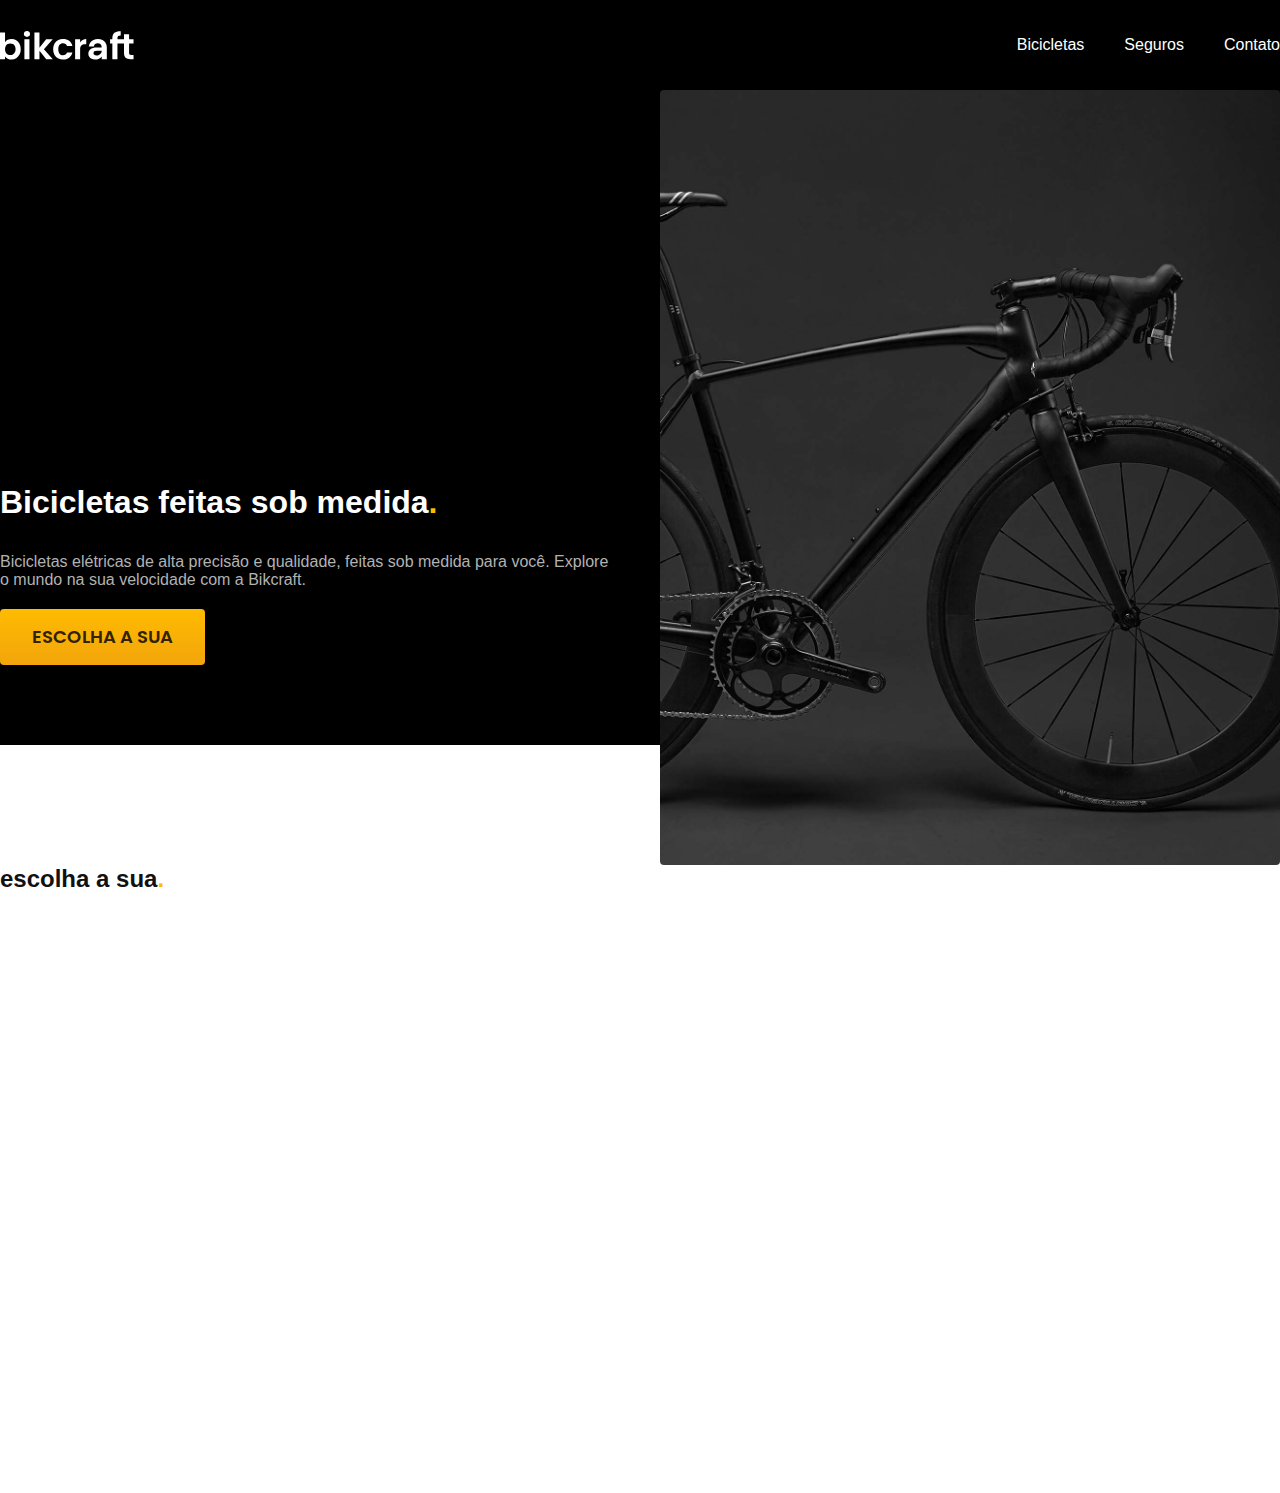
<file: index.html>
<!DOCTYPE html>
<html lang="pt-br">

<head>
   <meta charset="UTF-8">
   <meta name="viewport" content="width=device-width, initial-scale=1.0">
   <title>Bikcraft - Bicicletas Elétricas</title>
   <meta name="description"
      content="Bicicletas elétricas de alta precisão e qualidade, feitas sob medida para você. Explore o mundo na sua velocidade com a Bikcraft.">

   <link rel="stylesheet" href="css/style.css">

   <link rel="preconnect" href="https://fonts.googleapis.com">
   <link rel="preconnect" href="https://fonts.gstatic.com" crossorigin>
   <link href="https://fonts.googleapis.com/css2?family=Poppins:wght@400;600&family=Roboto:wght@400;500&display=swap"
      rel="stylesheet">
</head>

<body>
   <header class="header-bg">
      <div class="header">
         <a href="./">
            <img src="img/bikcraft.svg" alt="Bikcraft">
         </a>

         <nav aria-label="primaria">
            <ul class="header-menu cor-0">
               <li><a href="bicicletas.html">Bicicletas</a></li>
               <li><a href="seguros.html">Seguros</a></li>
               <li><a href="contato.html">Contato</a></li>
            </ul>
         </nav>
      </div>
   </header>

   <main class="introducao-bg">
      <div class="introducao">
         <div class="introducao-conteudo">
            <h1 class="texto-grande cor-0">Bicicletas feitas sob medida<span class="cor-p1">.</span></h1>
            <p class="texto-medio cor-5">Bicicletas elétricas de alta precisão e qualidade, feitas sob medida para você.
               Explore o mundo na sua
               velocidade com a Bikcraft.</p>
            <a class="botao" href="bicicletas.html">Escolha a sua</a>
         </div>

         <div class="introducao-imagem">
            <img src="img/fotos/introducao.jpg" alt="Bicicleta elétrica preta">
         </div>

      </div>
   </main>

   <h2 class="texto-grande">escolha a sua<span class="cor-p1">.</span></h2>
</body>

</html>
</file>
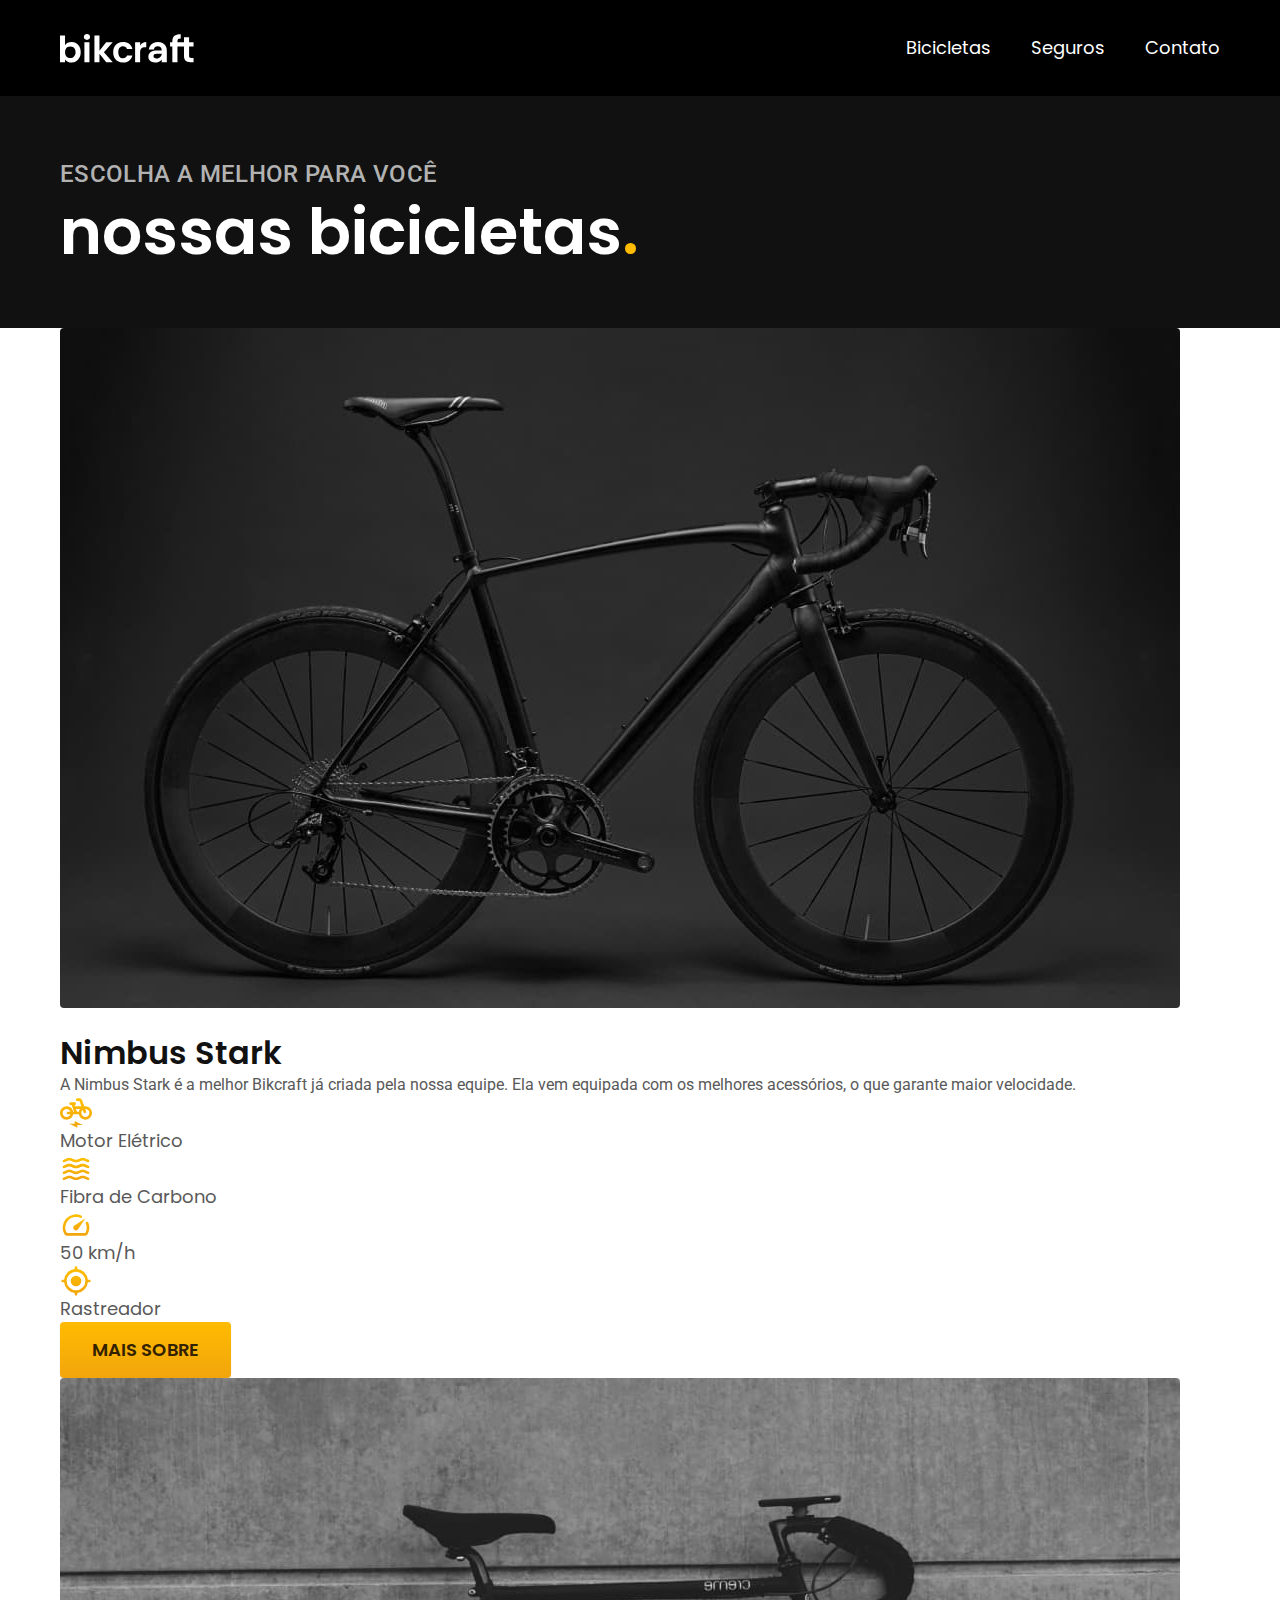
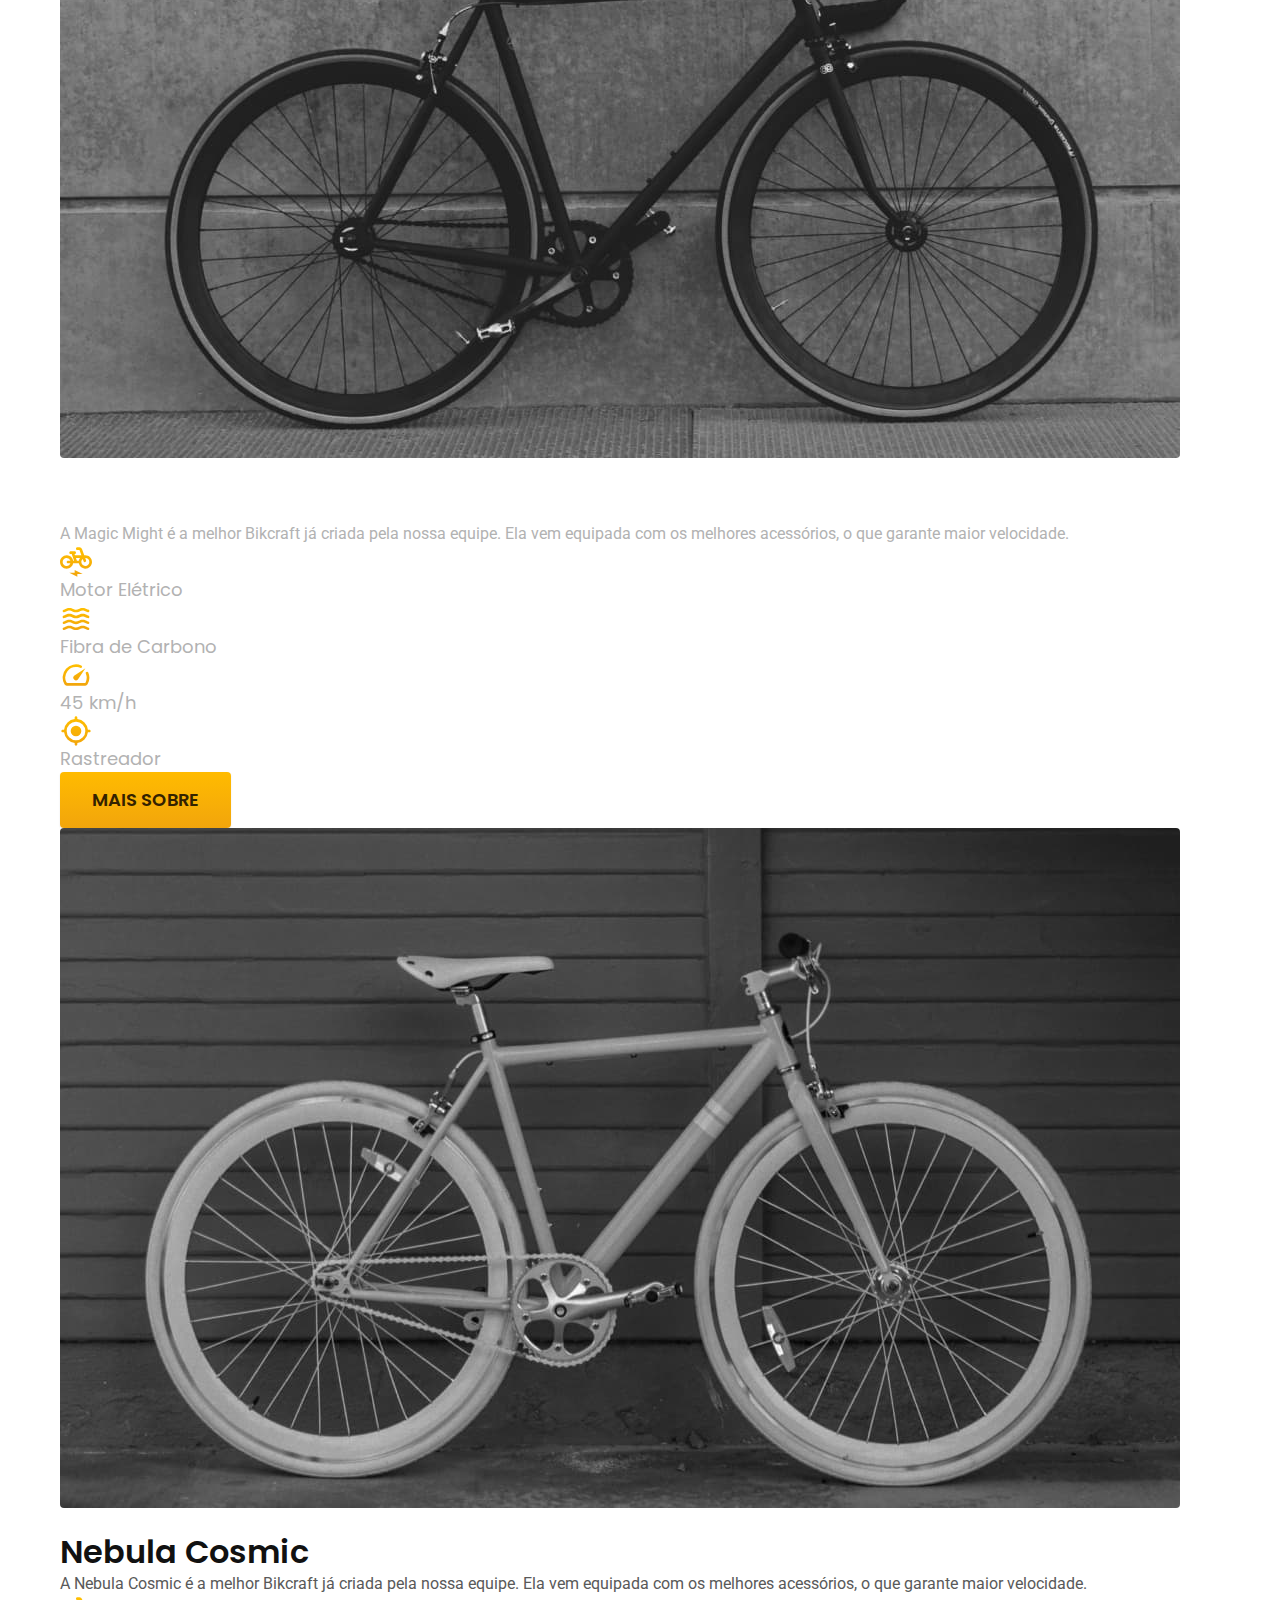
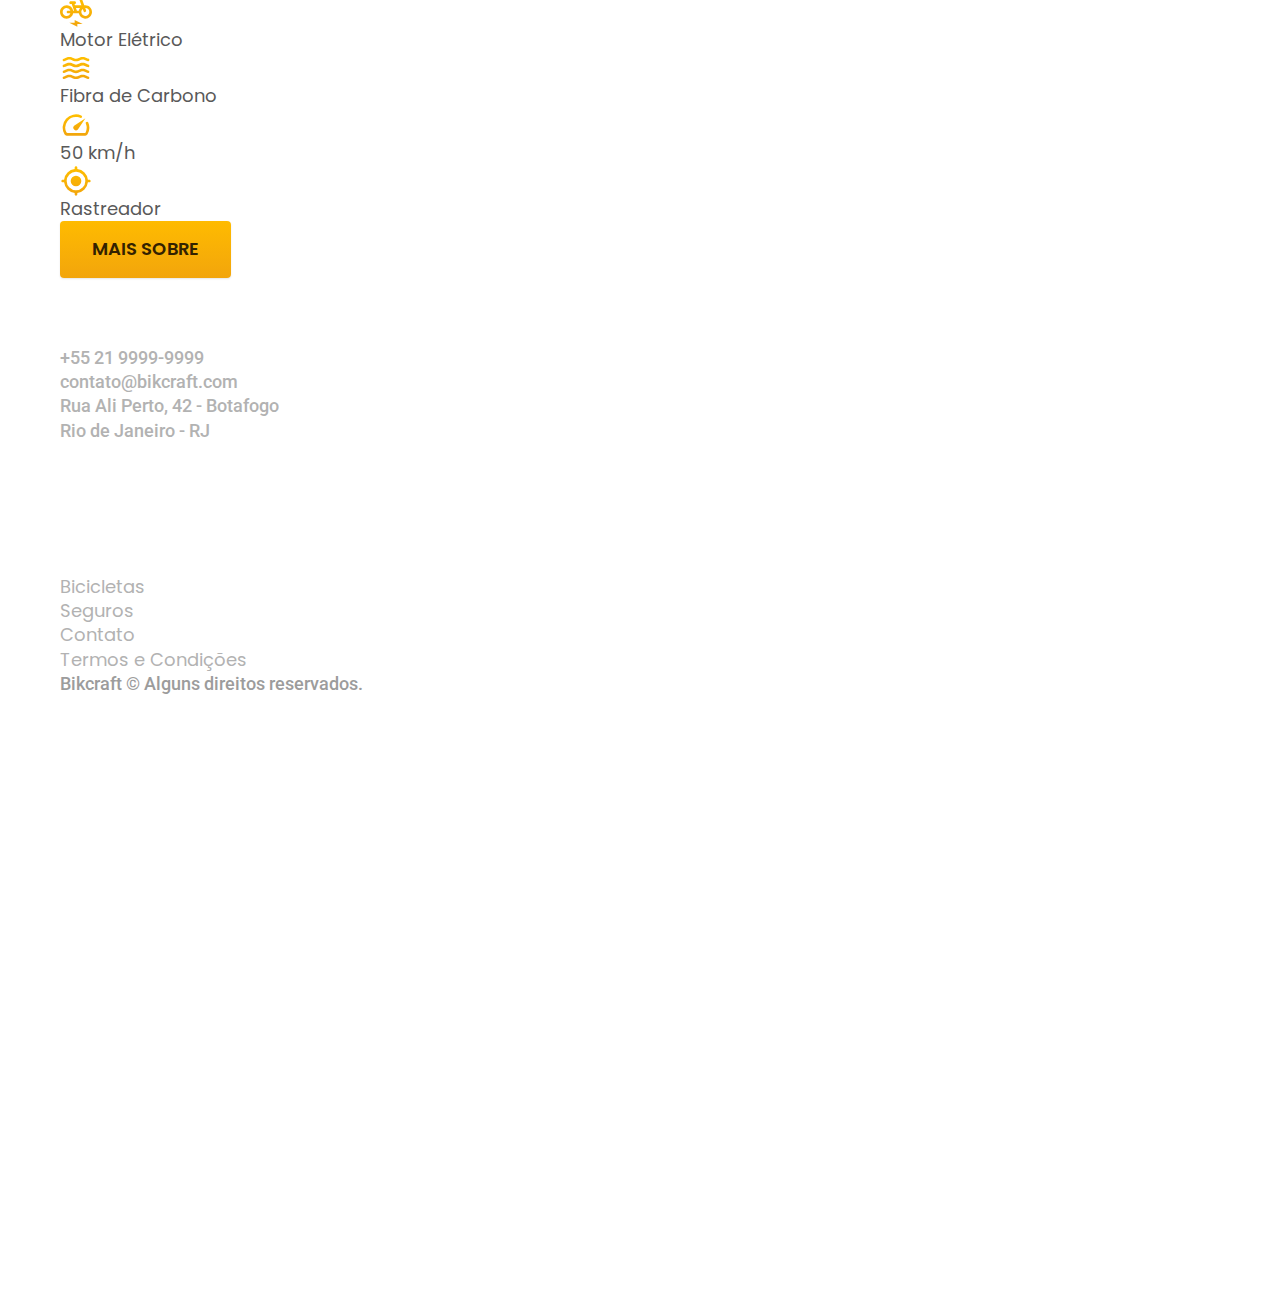
<file: bicicletas.html>
<!DOCTYPE html>
<html lang="pt-br">

<head>
   <meta charset="UTF-8">
   <meta name="viewport" content="width=device-width, initial-scale=1.0">
   <title>Bicicletas | Bikcraft</title>
   <meta name="description" content="Bicicletas.">

   <link rel="stylesheet" href="css/style.css">

   <link rel="preconnect" href="https://fonts.googleapis.com">
   <link rel="preconnect" href="https://fonts.gstatic.com" crossorigin>
   <link
      href="https://fonts.googleapis.com/css2?family=Merriweather:ital,wght@1,900&family=Poppins:wght@400;600&family=Roboto:wght@400;500&display=swap"
      rel="stylesheet">
</head>

<body id="bicicletas">
   <header class="header-bg">
      <div class="header container">
         <a href="./">
            <img src="img/bikcraft.svg" alt="Bikcraft">
         </a>

         <nav aria-label="primaria">
            <ul class="header-menu font-1-m cor-0">
               <li><a href="bicicletas.html">Bicicletas</a></li>
               <li><a href="seguros.html">Seguros</a></li>
               <li><a href="contato.html">Contato</a></li>
            </ul>
         </nav>
      </div>
   </header>

   <main>
      <div class="titulo-bg">
         <div class="titulo container">
            <p class="font-2-l-b cor-5">Escolha a melhor para você</p>
            <h1 class="font-1-xxl cor-0">nossas bicicletas<span class="cor-p1">.</span> </h1>
         </div>
      </div>

      <div class="bicicletas container">
         <div class="bicicletas-imagem">
            <img src="img/bicicletas/nimbus.jpg" alt="Bicicleta preta">
            <span class="font-2-m cor-0">R$ 4999</span>
         </div>
         <div class="bicicletas-conteudo">
            <h2 class="font-1-xl">Nimbus Stark</h2>
            <p class="font-2-s cor-8">A Nimbus Stark é a melhor Bikcraft já criada pela nossa equipe. Ela vem
               equipada com os melhores
               acessórios, o que garante maior velocidade.</p>
            <ul class="font-1-m cor-8">
               <li>
                  <img src="img/icones/eletrica.svg" alt="">
                  Motor Elétrico
               </li>
               <li>
                  <img src="img/icones/carbono.svg" alt="">
                  Fibra de Carbono
               </li>
               <li>
                  <img src="img/icones/velocidade.svg" alt="">
                  50 km/h
               </li>
               <li>
                  <img src="img/icones/rastreador.svg" alt="">
                  Rastreador
               </li>
            </ul>
            <a class="botao seta" href="bicicletas/nimbus.html">Mais Sobre</a>
         </div>
      </div>

      <div class="bicicletas-bg">
         <div class="bicicletas container">
            <div class="bicicletas-imagem">
               <img src="img/bicicletas/magic.jpg" alt="Bicicleta preta">
               <span class="font-2-m cor-0">R$ 2499</span>
            </div>
            <div class="bicicletas-conteudo">
               <h2 class="font-1-xl cor-0">Magic Might</h2>
               <p class="font-2-s cor-5">A Magic Might é a melhor Bikcraft já criada pela nossa equipe. Ela vem equipada
                  com os melhores acessórios, o que garante maior velocidade.</p>
               <ul class="font-1-m cor-5">
                  <li>
                     <img src="img/icones/eletrica.svg" alt="">
                     Motor Elétrico
                  </li>
                  <li>
                     <img src="img/icones/carbono.svg" alt="">
                     Fibra de Carbono
                  </li>
                  <li>
                     <img src="img/icones/velocidade.svg" alt="">
                     45 km/h
                  </li>
                  <li>
                     <img src="img/icones/rastreador.svg" alt="">
                     Rastreador
                  </li>
               </ul>
               <a class="botao seta" href="bicicletas/magic.html">Mais Sobre</a>
            </div>
         </div>
      </div>

      <div class="bicicletas container">
         <div class="bicicletas-imagem">
            <img src="img/bicicletas/nebula.jpg" alt="Bicicleta preta">
            <span class="font-2-m cor-0">R$ 3999</span>
         </div>
         <div class="bicicletas-conteudo">
            <h2 class="font-1-xl">Nebula Cosmic</h2>
            <p class="font-2-s cor-8">A Nebula Cosmic é a melhor Bikcraft já criada pela nossa equipe. Ela vem
               equipada com os melhores acessórios, o que garante maior velocidade.</p>
            <ul class="font-1-m cor-8">
               <li>
                  <img src="img/icones/eletrica.svg" alt="">
                  Motor Elétrico
               </li>
               <li>
                  <img src="img/icones/carbono.svg" alt="">
                  Fibra de Carbono
               </li>
               <li>
                  <img src="img/icones/velocidade.svg" alt="">
                  50 km/h
               </li>
               <li>
                  <img src="img/icones/rastreador.svg" alt="">
                  Rastreador
               </li>
            </ul>
            <a class="botao seta" href="bicicletas/nebula.html">Mais Sobre</a>
         </div>
      </div>
   </main>

   <footer class="footer-bg">
      <div class="footer container">
         <img src="img/bikcraft.svg" alt="Bikcraft">

         <div class="footer-contato">
            <h3 class="font-2-l-b cor-0">Contato</h3>
            <ul class="font-2-m cor-5">
               <li><a href="tel:+552199999999">+55 21 9999-9999</a></li>
               <li><a href="mailto:contato@bikcraft.com">contato@bikcraft.com</a></li>
               <li>Rua Ali Perto, 42 - Botafogo</li>
               <li>Rio de Janeiro - RJ</li>
            </ul>

            <div class="footer-redes">
               <a href="">
                  <img src="img/redes/instagram.svg" alt="Instagram">
               </a>
               <a href="">
                  <img src="img/redes/facebook.svg" alt="Facebook">
               </a>
               <a href="">
                  <img src="img/redes/youtube.svg" alt="YouTube">
               </a>
            </div>
         </div>

         <div class="footer-informacoes">
            <h3 class="font-2-l-b cor-0">Informações</h3>
            <nav>
               <ul class="font-1-m cor-5">
                  <li><a href="bicicletas.html">Bicicletas</a></li>
                  <li><a href="seguros.html">Seguros</a></li>
                  <li><a href="contato.html">Contato</a></li>
                  <li><a href="termos.html">Termos e Condições</a></li>
               </ul>
            </nav>
         </div>
         <p class="footer-copy font-2-m cor-6">Bikcraft © Alguns direitos reservados.</p>
      </div>
   </footer>
</body>

</html>
</file>
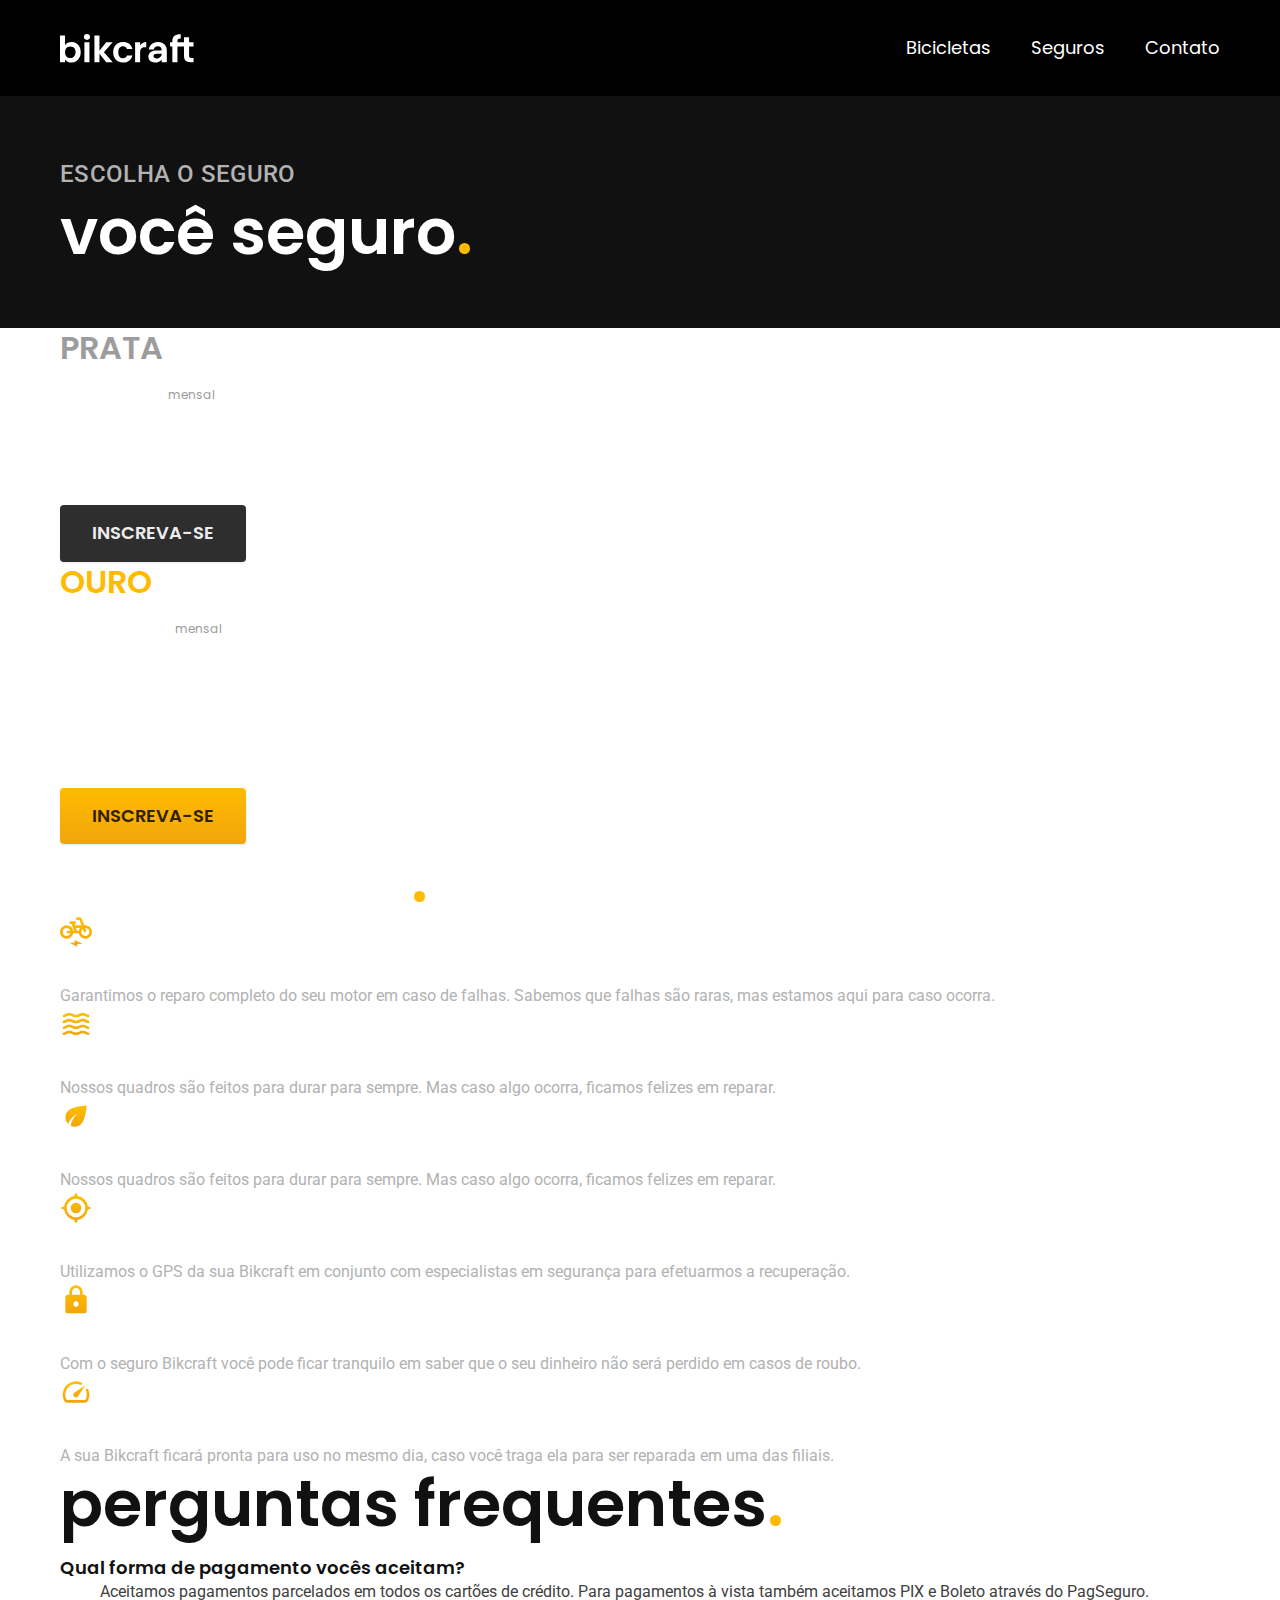
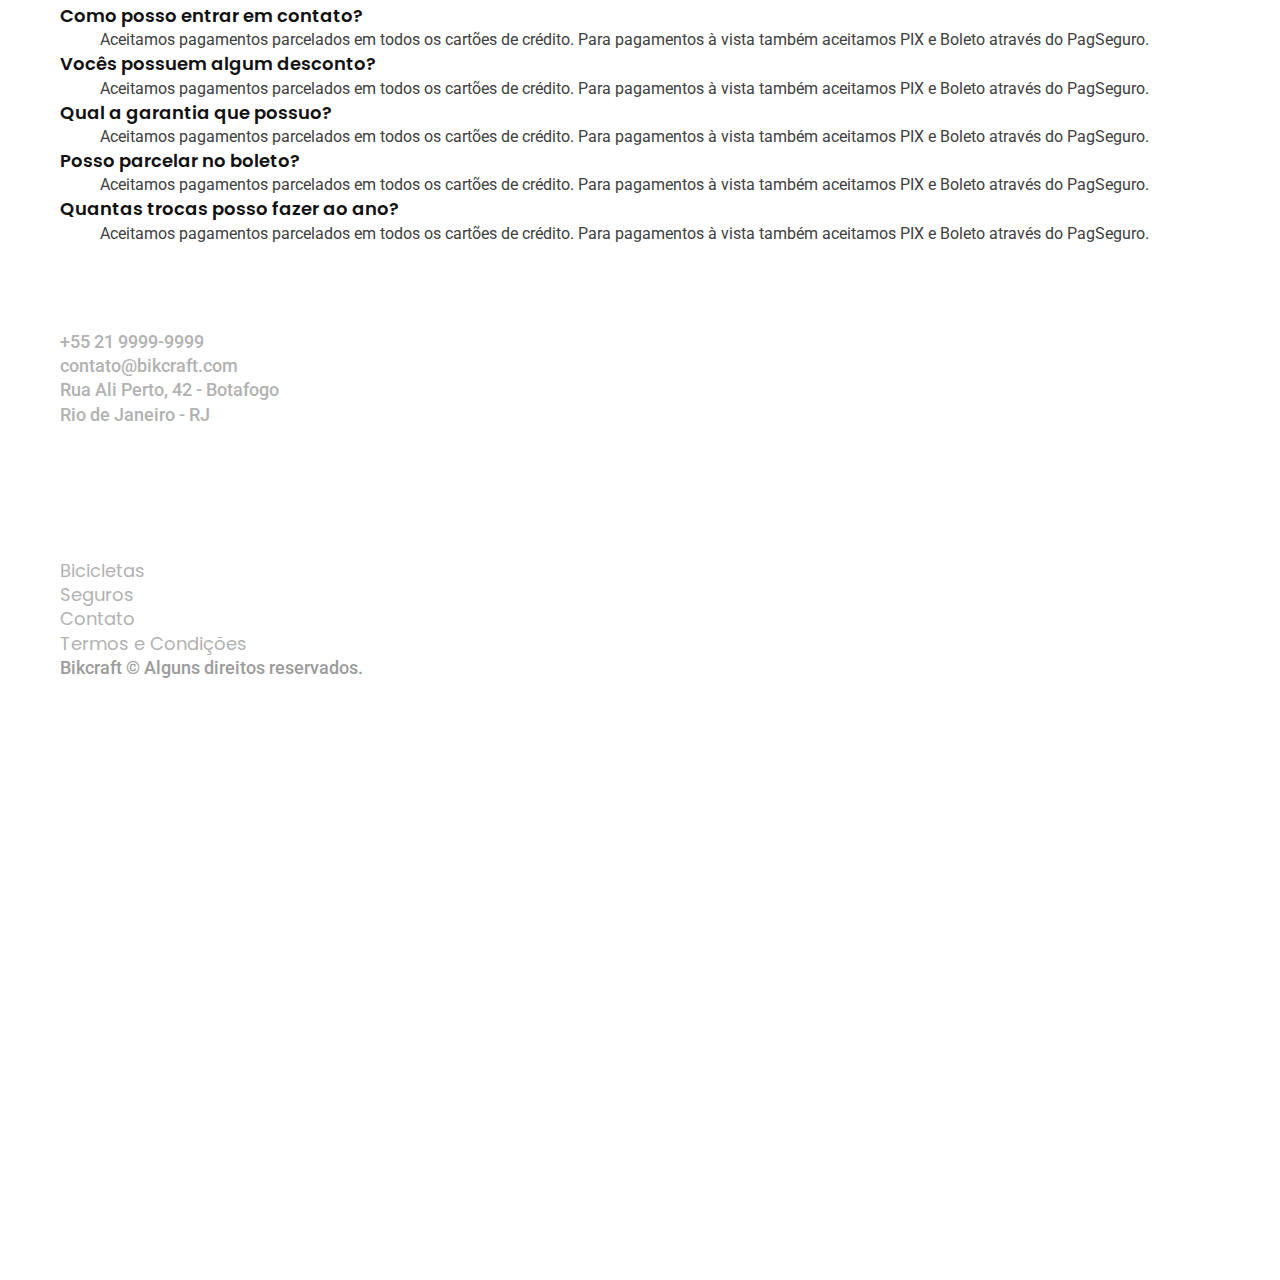
<file: seguros.html>
<!DOCTYPE html>
<html lang="pt-br">

<head>
   <meta charset="UTF-8">
   <meta name="viewport" content="width=device-width, initial-scale=1.0">
   <title>Seguros | Bikcraft</title>
   <meta name="description" content="Seguros.">

   <link rel="stylesheet" href="css/style.css">

   <link rel="preconnect" href="https://fonts.googleapis.com">
   <link rel="preconnect" href="https://fonts.gstatic.com" crossorigin>
   <link
      href="https://fonts.googleapis.com/css2?family=Merriweather:ital,wght@1,900&family=Poppins:wght@400;600&family=Roboto:wght@400;500&display=swap"
      rel="stylesheet">
</head>

<body id="seguros">
   <header class="header-bg">
      <div class="header container">
         <a href="./">
            <img src="img/bikcraft.svg" alt="Bikcraft">
         </a>

         <nav aria-label="primaria">
            <ul class="header-menu font-1-m cor-0">
               <li><a href="bicicletas.html">Bicicletas</a></li>
               <li><a href="seguros.html">Seguros</a></li>
               <li><a href="contato.html">Contato</a></li>
            </ul>
         </nav>
      </div>
   </header>

   <main class="seguros-bg">
      <div class="titulo-bg">
         <div class="titulo container">
            <p class="font-2-l-b cor-5">Escolha o seguro</p>
            <h1 class="font-1-xxl cor-0">você seguro<span class="cor-p1">.</span> </h1>
         </div>
      </div>

      <div class="seguros container">
         <div class="seguros-item">
            <h3 class="font-1-xl cor-6">PRATA</h3>
            <span class="font-1-xl cor-0">R$ 199 <span class="font-1-xs cor-6">mensal</span></span>
            <ul class="font-2-m cor-0">
               <li>Duas trocas por ano</li>
               <li>Assistência técnica</li>
               <li>Suporte 08h às 18h</li>
               <li>Cobertura estadual</li>
            </ul>
            <a class="botao secundario" href="orcamento.html">Inscreva-se</a>
         </div>

         <div class="seguros-item">
            <h3 class="font-1-xl cor-p1">OURO</h3>
            <span class="font-1-xl cor-0">R$ 299 <span class="font-1-xs cor-6">mensal</span></span>
            <ul class="font-2-m cor-0">
               <li>Cinco trocas por ano</li>
               <li>Assistência especial</li>
               <li>Suporte 24h</li>
               <li>Cobertura nacional</li>
               <li>Desconto em parceiros</li>
               <li>Acesso ao clube Bikcraft</li>
            </ul>
            <a class="botao" href="orcamento.html">Inscreva-se</a>
         </div>
      </div>
   </main>

   <article class="vantagens-bg">
      <div class="vantagens container">
         <h2 class="font-1-xxl cor-0">vantagens<span class="cor-p1">.</span></h2>
         <ul>
            <li>
               <img src="img/icones/eletrica.svg" alt="">
               <h3 class="font-1-l cor-0">Reparo Elétrico</h3>
               <p class="font-2-s cor-5">Garantimos o reparo completo do seu motor em caso de falhas. Sabemos que falhas
                  são raras, mas estamos aqui para caso ocorra.</p>
            </li>
            <li>
               <img src="img/icones/carbono.svg" alt="">
               <h3 class="font-1-l cor-0">Carbono</h3>
               <p class="font-2-s cor-5">Nossos quadros são feitos para durar para sempre. Mas caso algo ocorra, ficamos
                  felizes em reparar.</p>
            </li>
            <li>
               <img src="img/icones/sustentavel.svg" alt="">
               <h3 class="font-1-l cor-0">Sustentável</h3>
               <p class="font-2-s cor-5">Nossos quadros são feitos para durar para sempre. Mas caso algo ocorra, ficamos
                  felizes em reparar.</p>
            </li>
            <li>
               <img src="img/icones/rastreador.svg" alt="">
               <h3 class="font-1-l cor-0">Rastreador</h3>
               <p class="font-2-s cor-5">Utilizamos o GPS da sua Bikcraft em conjunto com especialistas em segurança
                  para efetuarmos a recuperação.</p>
            </li>
            <li>
               <img src="img/icones/seguro.svg" alt="">
               <h3 class="font-1-l cor-0">Segurança</h3>
               <p class="font-2-s cor-5">Com o seguro Bikcraft você pode ficar tranquilo em saber que o seu dinheiro não
                  será perdido em casos de roubo.</p>
            </li>
            <li>
               <img src="img/icones/velocidade.svg" alt="">
               <h3 class="font-1-l cor-0">Rapidez</h3>
               <p class="font-2-s cor-5">A sua Bikcraft ficará pronta para uso no mesmo dia, caso você traga ela para
                  ser reparada em uma das filiais.</p>
            </li>
         </ul>
      </div>
   </article>

   <article class="perguntas container">
      <h2 class="font-1-xxl">perguntas frequentes<span class="cor-p1">.</span></h2>

      <dl>
         <div>
            <dt class="font-1-m-b">Qual forma de pagamento vocês aceitam?</dt>
            <dd class="font-2-s cor-9">Aceitamos pagamentos parcelados em todos os cartões de crédito. Para pagamentos à vista também aceitamos PIX e Boleto através do PagSeguro.</dd>
         </div>
         <div>
            <dt class="font-1-m-b">Como posso entrar em contato?</dt>
            <dd class="font-2-s cor-9">Aceitamos pagamentos parcelados em todos os cartões de crédito. Para pagamentos à vista também aceitamos PIX e Boleto através do PagSeguro.</dd>
         </div>
         <div>
            <dt class="font-1-m-b">Vocês possuem algum desconto?</dt>
            <dd class="font-2-s cor-9">Aceitamos pagamentos parcelados em todos os cartões de crédito. Para pagamentos à vista também aceitamos PIX e Boleto através do PagSeguro.</dd>
         </div>
         <div>
            <dt class="font-1-m-b">Qual a garantia que possuo?</dt>
            <dd class="font-2-s cor-9">Aceitamos pagamentos parcelados em todos os cartões de crédito. Para pagamentos à vista também aceitamos PIX e Boleto através do PagSeguro.</dd>
         </div>
         <div>
            <dt class="font-1-m-b">Posso parcelar no boleto?</dt>
            <dd class="font-2-s cor-9">Aceitamos pagamentos parcelados em todos os cartões de crédito. Para pagamentos à vista também aceitamos PIX e Boleto através do PagSeguro.</dd>
         </div>
         <div>
            <dt class="font-1-m-b">Quantas trocas posso fazer ao ano?</dt>
            <dd class="font-2-s cor-9">Aceitamos pagamentos parcelados em todos os cartões de crédito. Para pagamentos à vista também aceitamos PIX e Boleto através do PagSeguro.</dd>
         </div>
      </dl>
   </article>

   <footer class="footer-bg">
      <div class="footer container">
         <img src="img/bikcraft.svg" alt="Bikcraft">

         <div class="footer-contato">
            <h3 class="font-2-l-b cor-0">Contato</h3>
            <ul class="font-2-m cor-5">
               <li><a href="tel:+552199999999">+55 21 9999-9999</a></li>
               <li><a href="mailto:contato@bikcraft.com">contato@bikcraft.com</a></li>
               <li>Rua Ali Perto, 42 - Botafogo</li>
               <li>Rio de Janeiro - RJ</li>
            </ul>

            <div class="footer-redes">
               <a href="">
                  <img src="img/redes/instagram.svg" alt="Instagram">
               </a>
               <a href="">
                  <img src="img/redes/facebook.svg" alt="Facebook">
               </a>
               <a href="">
                  <img src="img/redes/youtube.svg" alt="YouTube">
               </a>
            </div>
         </div>

         <div class="footer-informacoes">
            <h3 class="font-2-l-b cor-0">Informações</h3>
            <nav>
               <ul class="font-1-m cor-5">
                  <li><a href="bicicletas.html">Bicicletas</a></li>
                  <li><a href="seguros.html">Seguros</a></li>
                  <li><a href="contato.html">Contato</a></li>
                  <li><a href="termos.html">Termos e Condições</a></li>
               </ul>
            </nav>
         </div>
         <p class="footer-copy font-2-m cor-6">Bikcraft © Alguns direitos reservados.</p>
      </div>
   </footer>
</body>

</html>
</file>
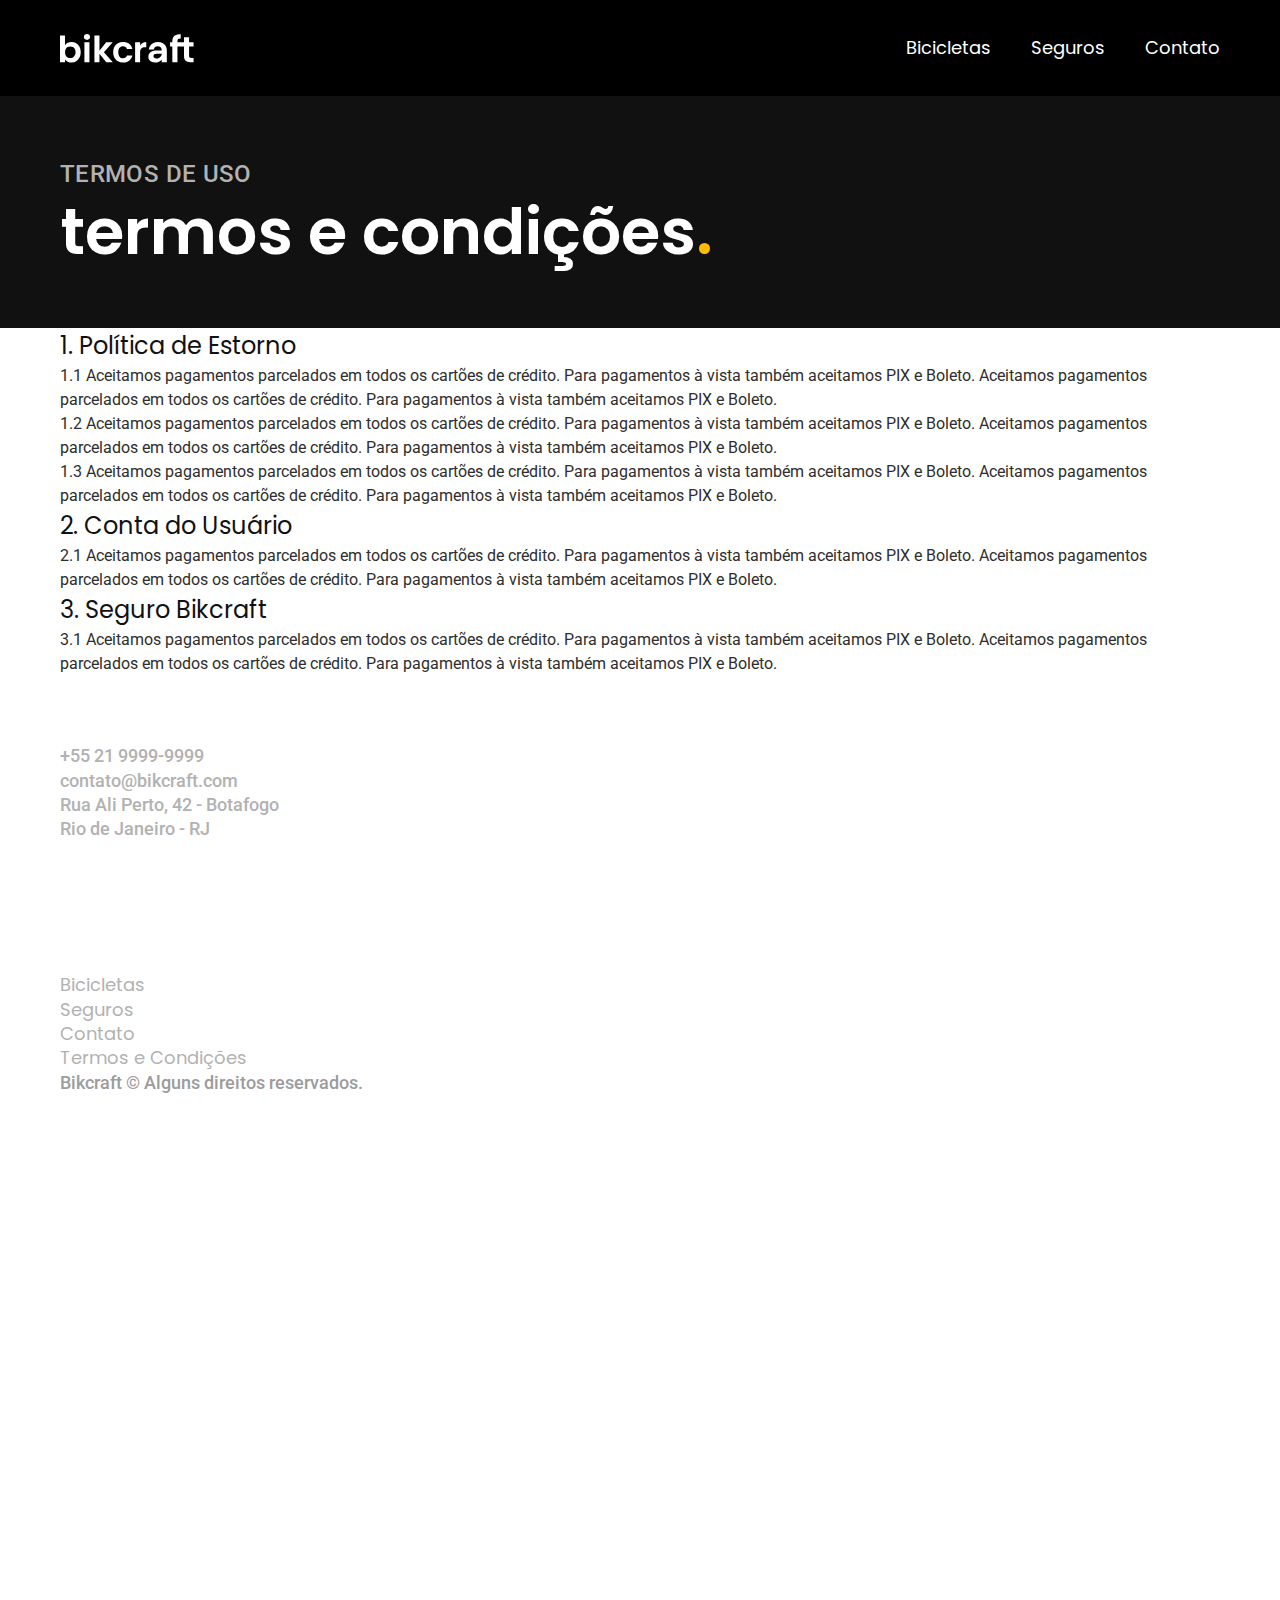
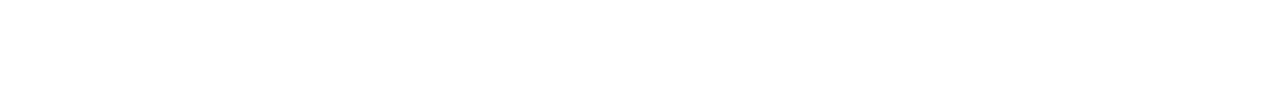
<file: termos.html>
<!DOCTYPE html>
<html lang="pt-br">

<head>
   <meta charset="UTF-8">
   <meta name="viewport" content="width=device-width, initial-scale=1.0">
   <title>Termos e Condições | Bikcraft</title>
   <meta name="description" content="Termos e Condições.">

   <link rel="stylesheet" href="css/style.css">

   <link rel="preconnect" href="https://fonts.googleapis.com">
   <link rel="preconnect" href="https://fonts.gstatic.com" crossorigin>
   <link
      href="https://fonts.googleapis.com/css2?family=Merriweather:ital,wght@1,900&family=Poppins:wght@400;600&family=Roboto:wght@400;500&display=swap"
      rel="stylesheet">
</head>

<body id="termos">
   <header class="header-bg">
      <div class="header container">
         <a href="./">
            <img src="img/bikcraft.svg" alt="Bikcraft">
         </a>

         <nav aria-label="primaria">
            <ul class="header-menu font-1-m cor-0">
               <li><a href="bicicletas.html">Bicicletas</a></li>
               <li><a href="seguros.html">Seguros</a></li>
               <li><a href="contato.html">Contato</a></li>
            </ul>
         </nav>
      </div>
   </header>

   <main>
      <div class="titulo-bg">
         <div class="titulo container">
            <p class="font-2-l-b cor-5">Termos de uso</p>
            <h1 class="font-1-xxl cor-0">termos e condições<span class="cor-p1">.</span> </h1>
         </div>
      </div>

      <div class="termos font-2-s cor-10 container">
         <h2 class="font-1-l cor-11">1. Política de Estorno</h2>
         <p>1.1 Aceitamos pagamentos parcelados em todos os cartões de crédito. Para pagamentos à vista também aceitamos
            PIX e Boleto. Aceitamos pagamentos parcelados em todos os cartões de crédito. Para pagamentos à vista também
            aceitamos PIX e Boleto.</p>
         <p>1.2 Aceitamos pagamentos parcelados em todos os cartões de crédito. Para pagamentos à vista também aceitamos
            PIX e Boleto. Aceitamos pagamentos parcelados em todos os cartões de crédito. Para pagamentos à vista também
            aceitamos PIX e Boleto.</p>
         <p>1.3 Aceitamos pagamentos parcelados em todos os cartões de crédito. Para pagamentos à vista também aceitamos
            PIX e Boleto. Aceitamos pagamentos parcelados em todos os cartões de crédito. Para pagamentos à vista também
            aceitamos PIX e Boleto.</p>
         <h2 class="font-1-l cor-11">2. Conta do Usuário</h2>
         <p>2.1 Aceitamos pagamentos parcelados em todos os cartões de crédito. Para pagamentos à vista também aceitamos
            PIX e Boleto. Aceitamos pagamentos parcelados em todos os cartões de crédito. Para pagamentos à vista também
            aceitamos PIX e Boleto.</p>
         <h2 class="font-1-l cor-11">3. Seguro Bikcraft</h2>
         <p>3.1 Aceitamos pagamentos parcelados em todos os cartões de crédito. Para pagamentos à vista também aceitamos
            PIX e Boleto. Aceitamos pagamentos parcelados em todos os cartões de crédito. Para pagamentos à vista também
            aceitamos PIX e Boleto.</p>
      </div>
   </main>

   <footer class="footer-bg">
      <div class="footer container">
         <img src="img/bikcraft.svg" alt="Bikcraft">

         <div class="footer-contato">
            <h3 class="font-2-l-b cor-0">Contato</h3>
            <ul class="font-2-m cor-5">
               <li><a href="tel:+552199999999">+55 21 9999-9999</a></li>
               <li><a href="mailto:contato@bikcraft.com">contato@bikcraft.com</a></li>
               <li>Rua Ali Perto, 42 - Botafogo</li>
               <li>Rio de Janeiro - RJ</li>
            </ul>

            <div class="footer-redes">
               <a href="">
                  <img src="img/redes/instagram.svg" alt="Instagram">
               </a>
               <a href="">
                  <img src="img/redes/facebook.svg" alt="Facebook">
               </a>
               <a href="">
                  <img src="img/redes/youtube.svg" alt="YouTube">
               </a>
            </div>
         </div>

         <div class="footer-informacoes">
            <h3 class="font-2-l-b cor-0">Informações</h3>
            <nav>
               <ul class="font-1-m cor-5">
                  <li><a href="bicicletas.html">Bicicletas</a></li>
                  <li><a href="seguros.html">Seguros</a></li>
                  <li><a href="contato.html">Contato</a></li>
                  <li><a href="termos.html">Termos e Condições</a></li>
               </ul>
            </nav>
         </div>
         <p class="footer-copy font-2-m cor-6">Bikcraft © Alguns direitos reservados.</p>
      </div>
   </footer>
</body>

</html>
</file>
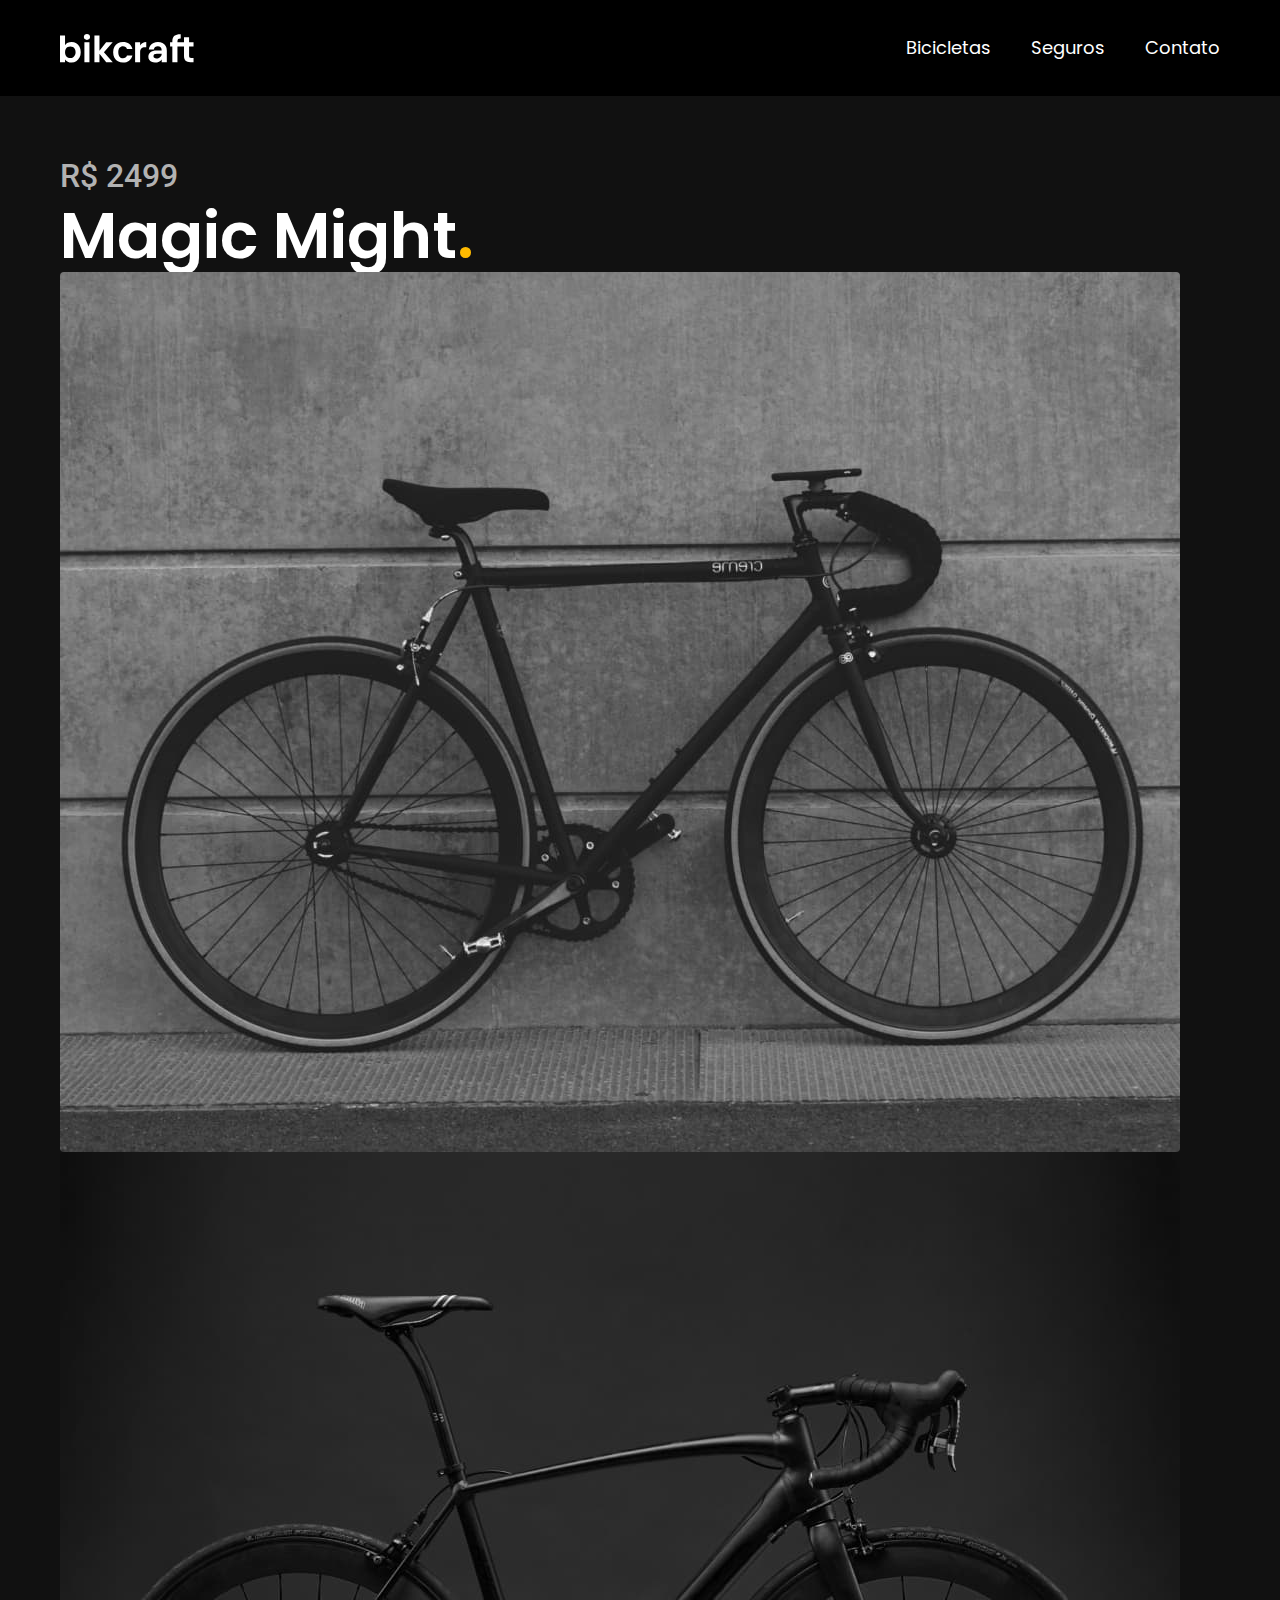
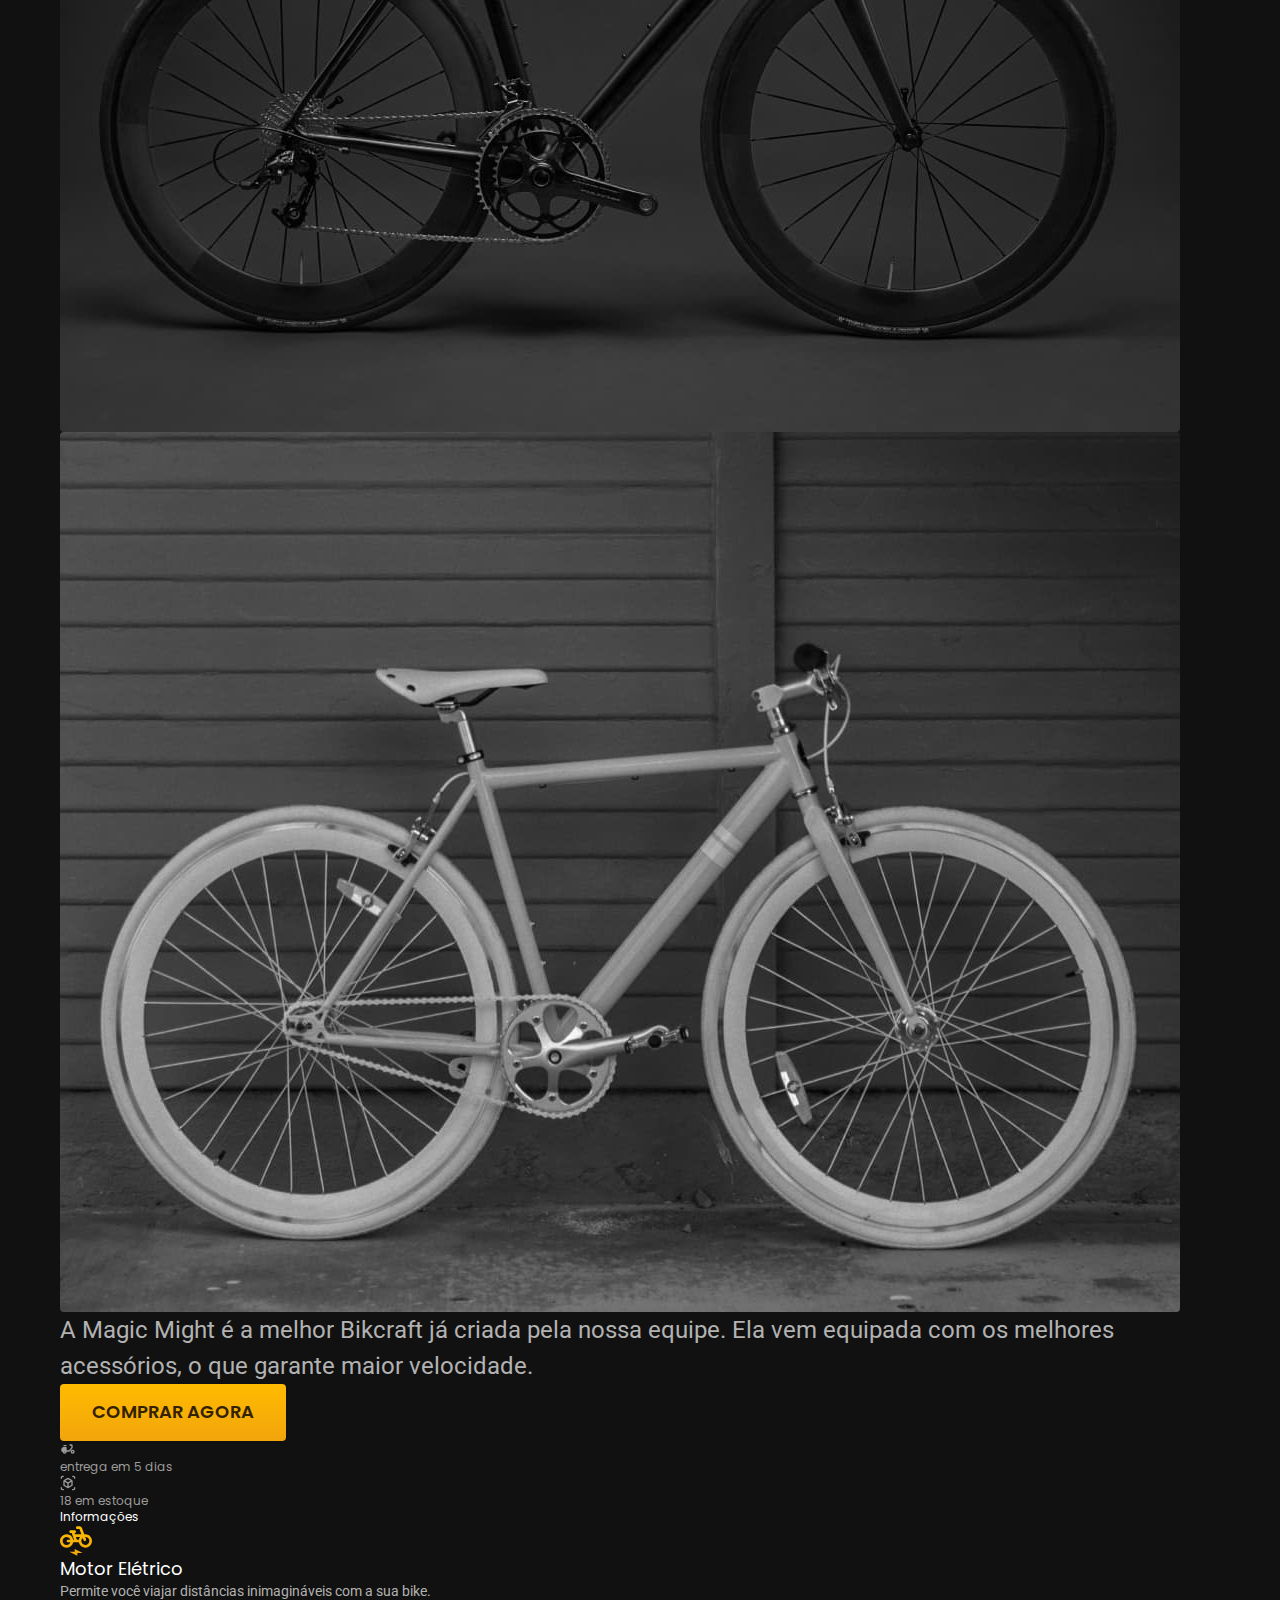
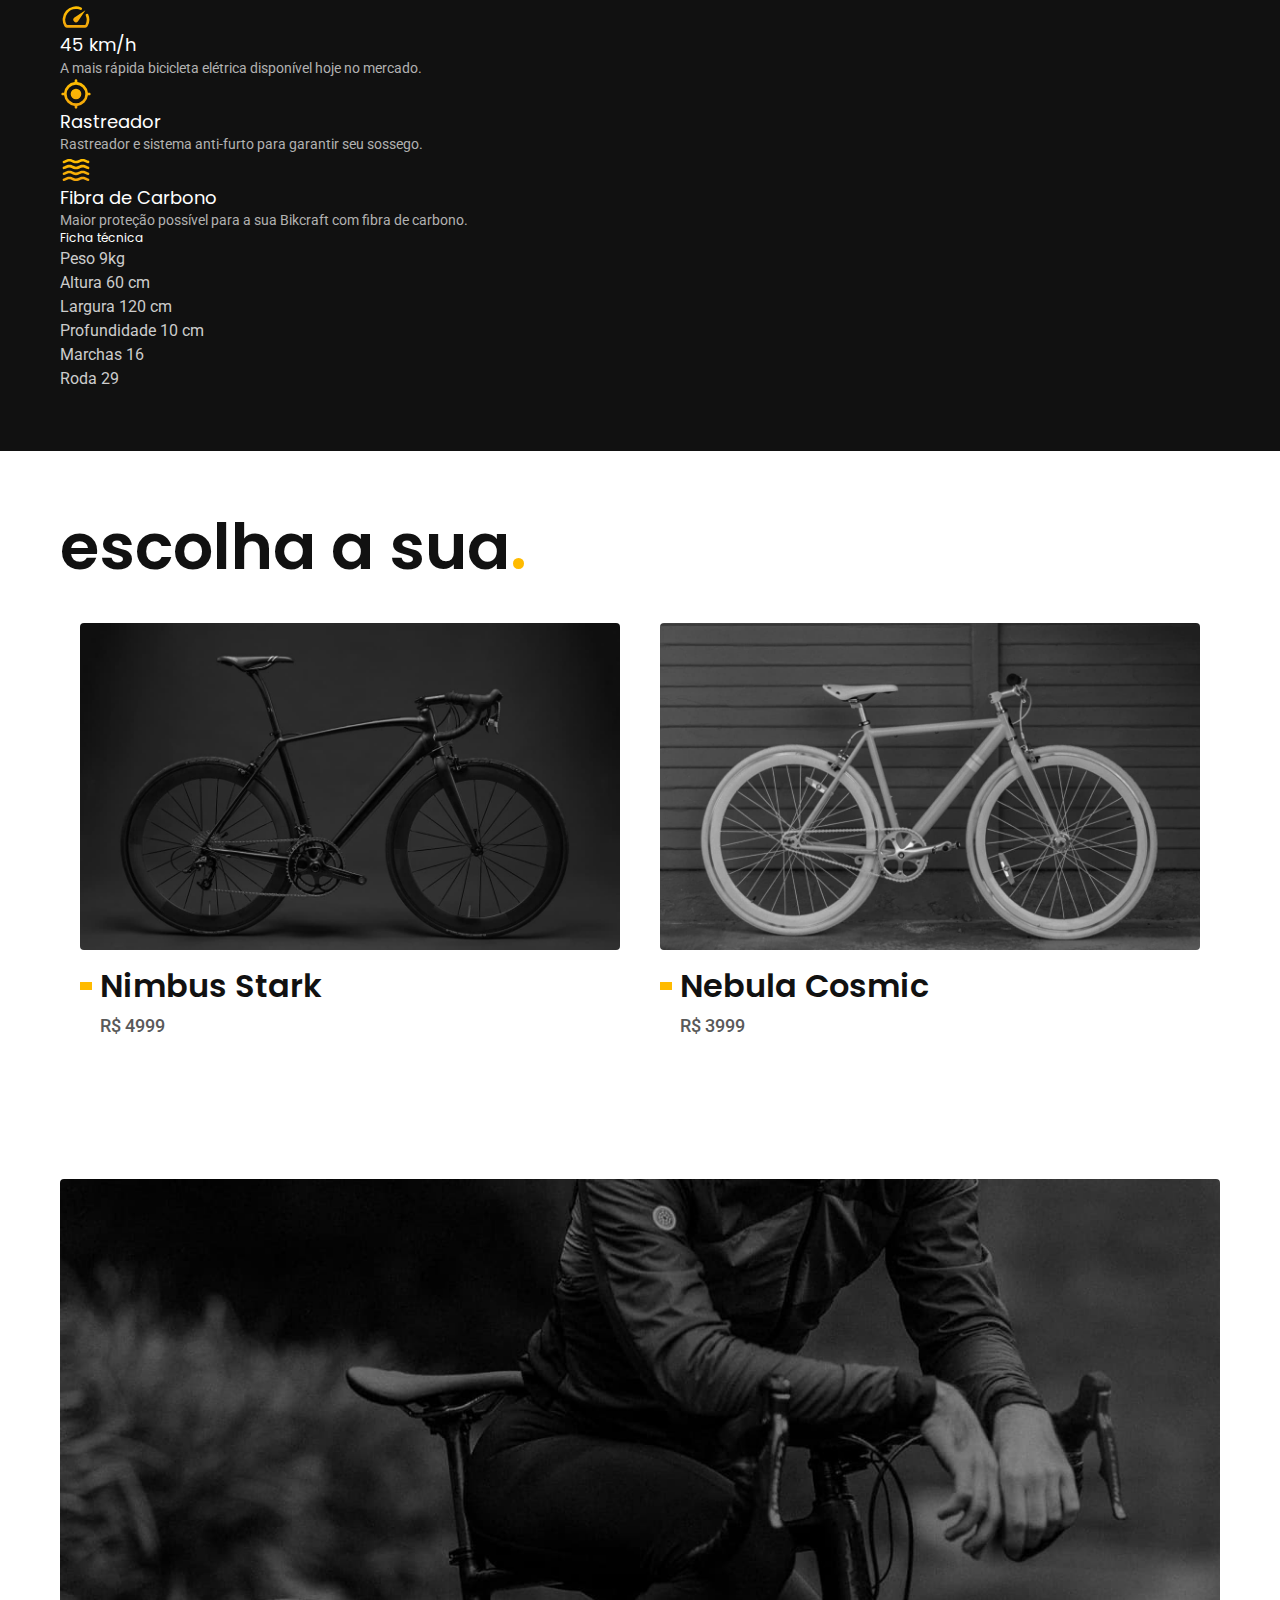
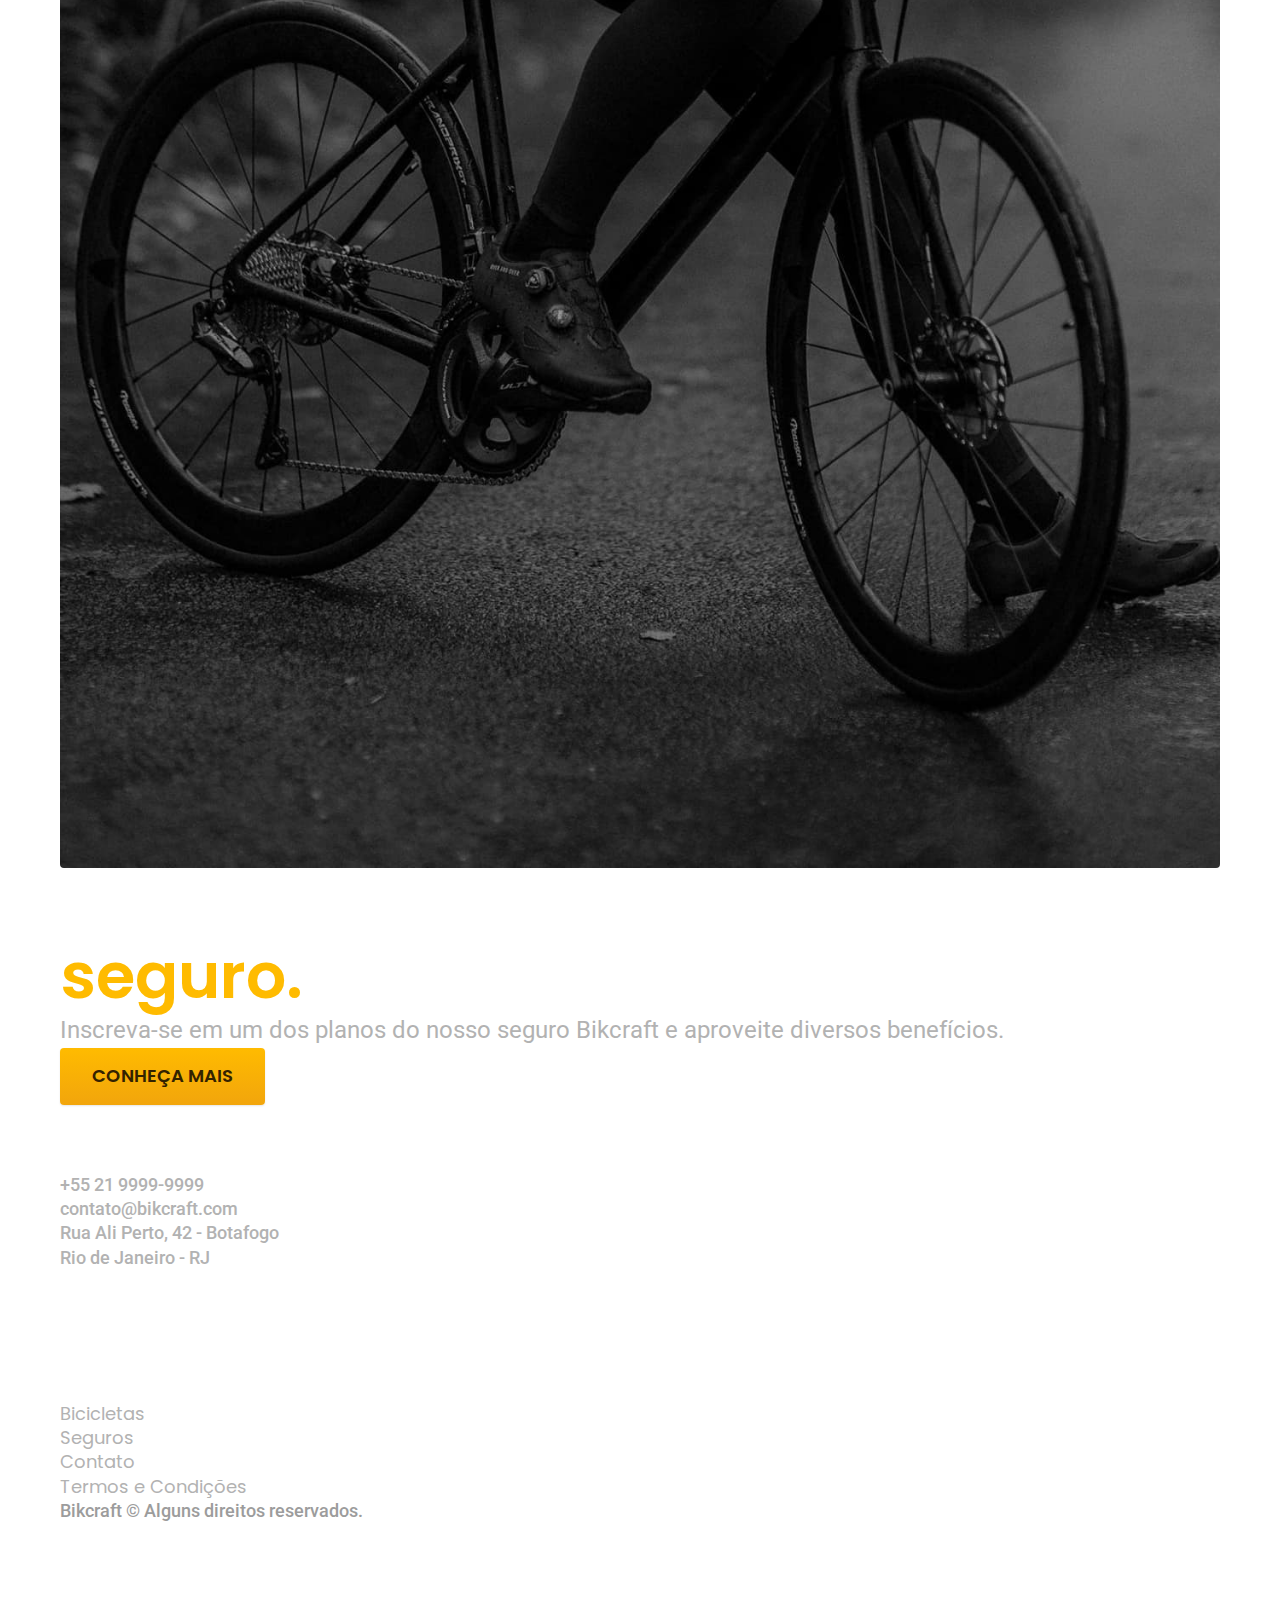
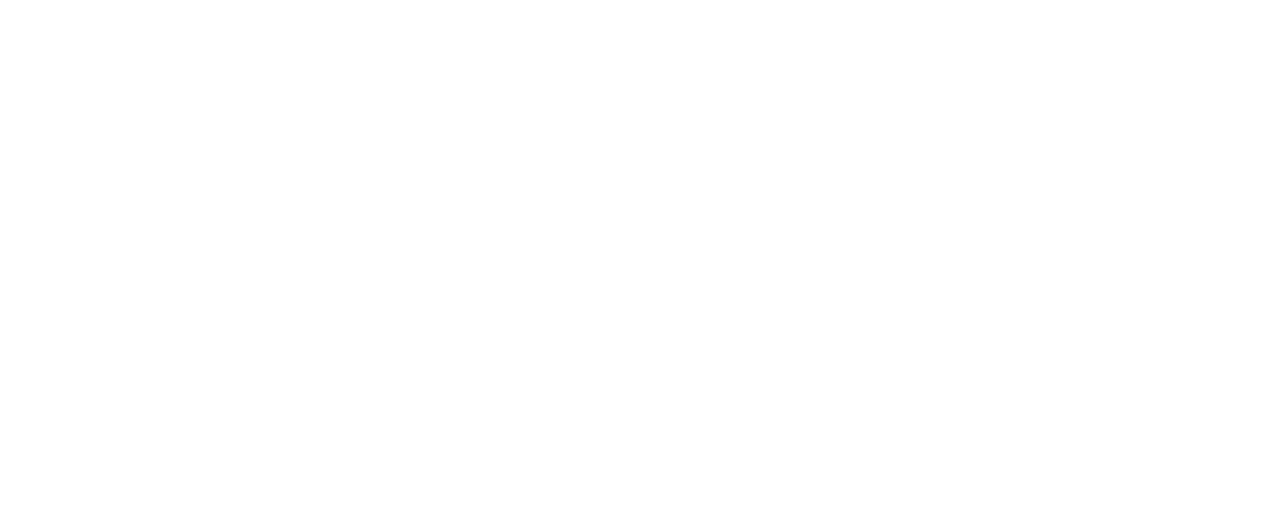
<file: bicicletas/magic.html>
<!DOCTYPE html>
<html lang="pt-br">

<head>
   <meta charset="UTF-8">
   <meta name="viewport" content="width=device-width, initial-scale=1.0">
   <title>Magic | Bikcraft</title>
   <meta name="description" content="Bicicleta Magic.">

   <link rel="stylesheet" href="../css/style.css">

   <link rel="preconnect" href="https://fonts.googleapis.com">
   <link rel="preconnect" href="https://fonts.gstatic.com" crossorigin>
   <link
      href="https://fonts.googleapis.com/css2?family=Merriweather:ital,wght@1,900&family=Poppins:wght@400;600&family=Roboto:wght@400;500&display=swap"
      rel="stylesheet">
</head>

<body id="bicicleta">
   <header class="header-bg">
      <div class="header container">
         <a href="../">
            <img src="../img/bikcraft.svg" alt="Bikcraft">
         </a>

         <nav aria-label="primaria">
            <ul class="header-menu font-1-m cor-0">
               <li><a href="../bicicletas.html">Bicicletas</a></li>
               <li><a href="../seguros.html">Seguros</a></li>
               <li><a href="../contato.html">Contato</a></li>
            </ul>
         </nav>
      </div>
   </header>

   <main class="titulo-bg">
      <div class="titulo container">
         <p class="font-2-xl cor-5">R$ 2499</p>
         <h1 class="font-1-xxl cor-0">Magic Might<span class="cor-p1">.</span> </h1>
      </div>

      <div class="bicicleta container">
         <div class="bicicleta-imagens">
            <img src="../img/bicicleta/nimbus2.jpg" alt="">
            <img src="../img/bicicleta/nimbus1.jpg" alt="">
            <img src="../img/bicicleta/nimbus3.jpg" alt="">
         </div>

         <div class="bicicleta-conteudo">
            <p class="font-2-l cor-5">A Magic Might é a melhor Bikcraft já criada pela nossa equipe. Ela vem equipada
               com os melhores acessórios, o que garante maior velocidade.</p>

            <div class="bicicleta-comprar">
               <a class="botao" href="../orcamento.html">Comprar Agora</a>
               <span class="font-1-xs cor-6"><img src="../img/icones/entrega.svg" alt="">entrega em 5 dias</span>
               <span class="font-1-xs cor-6"><img src="../img/icones/estoque.svg" alt="">18 em estoque</span>
            </div>

            <h2 class="font-1-xs cor-0">Informações</h2>
            <ul class="bicicleta-informacoes">
               <li>
                  <img src="../img/icones/eletrica.svg" alt="">
                  <h3 class="font-1-m cor-0">Motor Elétrico</h3>
                  <p class="font-2-xs cor-5">Permite você viajar distâncias inimagináveis com a sua bike.</p>
               </li>
               <li>
                  <img src="../img/icones/velocidade.svg" alt="">
                  <h3 class="font-1-m cor-0">45 km/h</h3>
                  <p class="font-2-xs cor-5">A mais rápida bicicleta elétrica disponível hoje no mercado.</p>
               </li>
               <li>
                  <img src="../img/icones/rastreador.svg" alt="">
                  <h3 class="font-1-m cor-0">Rastreador</h3>
                  <p class="font-2-xs cor-5">Rastreador e sistema anti-furto para garantir seu sossego.</p>
               </li>
               <li>
                  <img src="../img/icones/carbono.svg" alt="">
                  <h3 class="font-1-m cor-0">Fibra de Carbono</h3>
                  <p class="font-2-xs cor-5">Maior proteção possível para a sua Bikcraft com fibra de carbono.</p>
               </li>
            </ul>

            <h2 class="font-1-xs cor-0">Ficha técnica</h2>
            <ul class="bicicleta-ficha font-2-s cor-4">
               <li>Peso <span>9kg</span></li>
               <li>Altura <span>60 cm</span></li>
               <li>Largura <span>120 cm</span></li>
               <li>Profundidade <span>10 cm</span></li>
               <li>Marchas <span>16</span></li>
               <li>Roda <span>29</span></li>
            </ul>
         </div>

      </div>
   </main>

   <article class="bicicletas-lista container">
      <h2 class="font-1-xxl">escolha a sua<span class="cor-p1">.</span></h2>

      <ul>
         <li>
            <a href="nimbus.html">
               <img src="../img/bicicletas/nimbus.jpg" alt="Bicicleta preta">
               <h3 class="font-1-xl">Nimbus Stark</h3>
               <span class="font-2-m cor-8">R$ 4999</span>
            </a>
         </li>
         <li>
            <a href="nebula.html">
               <img src="../img/bicicletas/nebula.jpg" alt="Bicicleta preta">
               <h3 class="font-1-xl">Nebula Cosmic</h3>
               <span class="font-2-m cor-8">R$ 3999</span>
            </a>
         </li>
      </ul>
   </article>

   <article class="seguro-bg">
      <div class="seguro container">
         <div class="seguro-imagem">
            <img src="../img/fotos/seguros.jpg" alt="Pessoa parada em cima de uma bicicleta.">
         </div>

         <div class="seguro-conteudo">
            <h2 class="font-1-xxl cor-0">Pedale mais tranquilo com o nosso <span class="cor-p1">seguro.</span></h2>
            <p class="font-2-l cor-5">Inscreva-se em um dos planos do nosso seguro Bikcraft e aproveite diversos benefícios.</p>
            <a class="botao" href="../seguros.html">Conheça Mais</a>
         </div>
      </div>
   </article>

   <footer class="footer-bg">
      <div class="footer container">
         <img src="../img/bikcraft.svg" alt="Bikcraft">

         <div class="footer-contato">
            <h3 class="font-2-l-b cor-0">Contato</h3>
            <ul class="font-2-m cor-5">
               <li><a href="tel:+552199999999">+55 21 9999-9999</a></li>
               <li><a href="mailto:contato@bikcraft.com">contato@bikcraft.com</a></li>
               <li>Rua Ali Perto, 42 - Botafogo</li>
               <li>Rio de Janeiro - RJ</li>
            </ul>

            <div class="footer-redes">
               <a href="">
                  <img src="../img/redes/instagram.svg" alt="Instagram">
               </a>
               <a href="">
                  <img src="../img/redes/facebook.svg" alt="Facebook">
               </a>
               <a href="">
                  <img src="../img/redes/youtube.svg" alt="YouTube">
               </a>
            </div>
         </div>

         <div class="footer-informacoes">
            <h3 class="font-2-l-b cor-0">Informações</h3>
            <nav>
               <ul class="font-1-m cor-5">
                  <li><a href="../bicicletas.html">Bicicletas</a></li>
                  <li><a href="../seguros.html">Seguros</a></li>
                  <li><a href="../contato.html">Contato</a></li>
                  <li><a href="../termos.html">Termos e Condições</a></li>
               </ul>
            </nav>
         </div>
         <p class="footer-copy font-2-m cor-6">Bikcraft © Alguns direitos reservados.</p>
      </div>
   </footer>
</body>

</html>
</file>
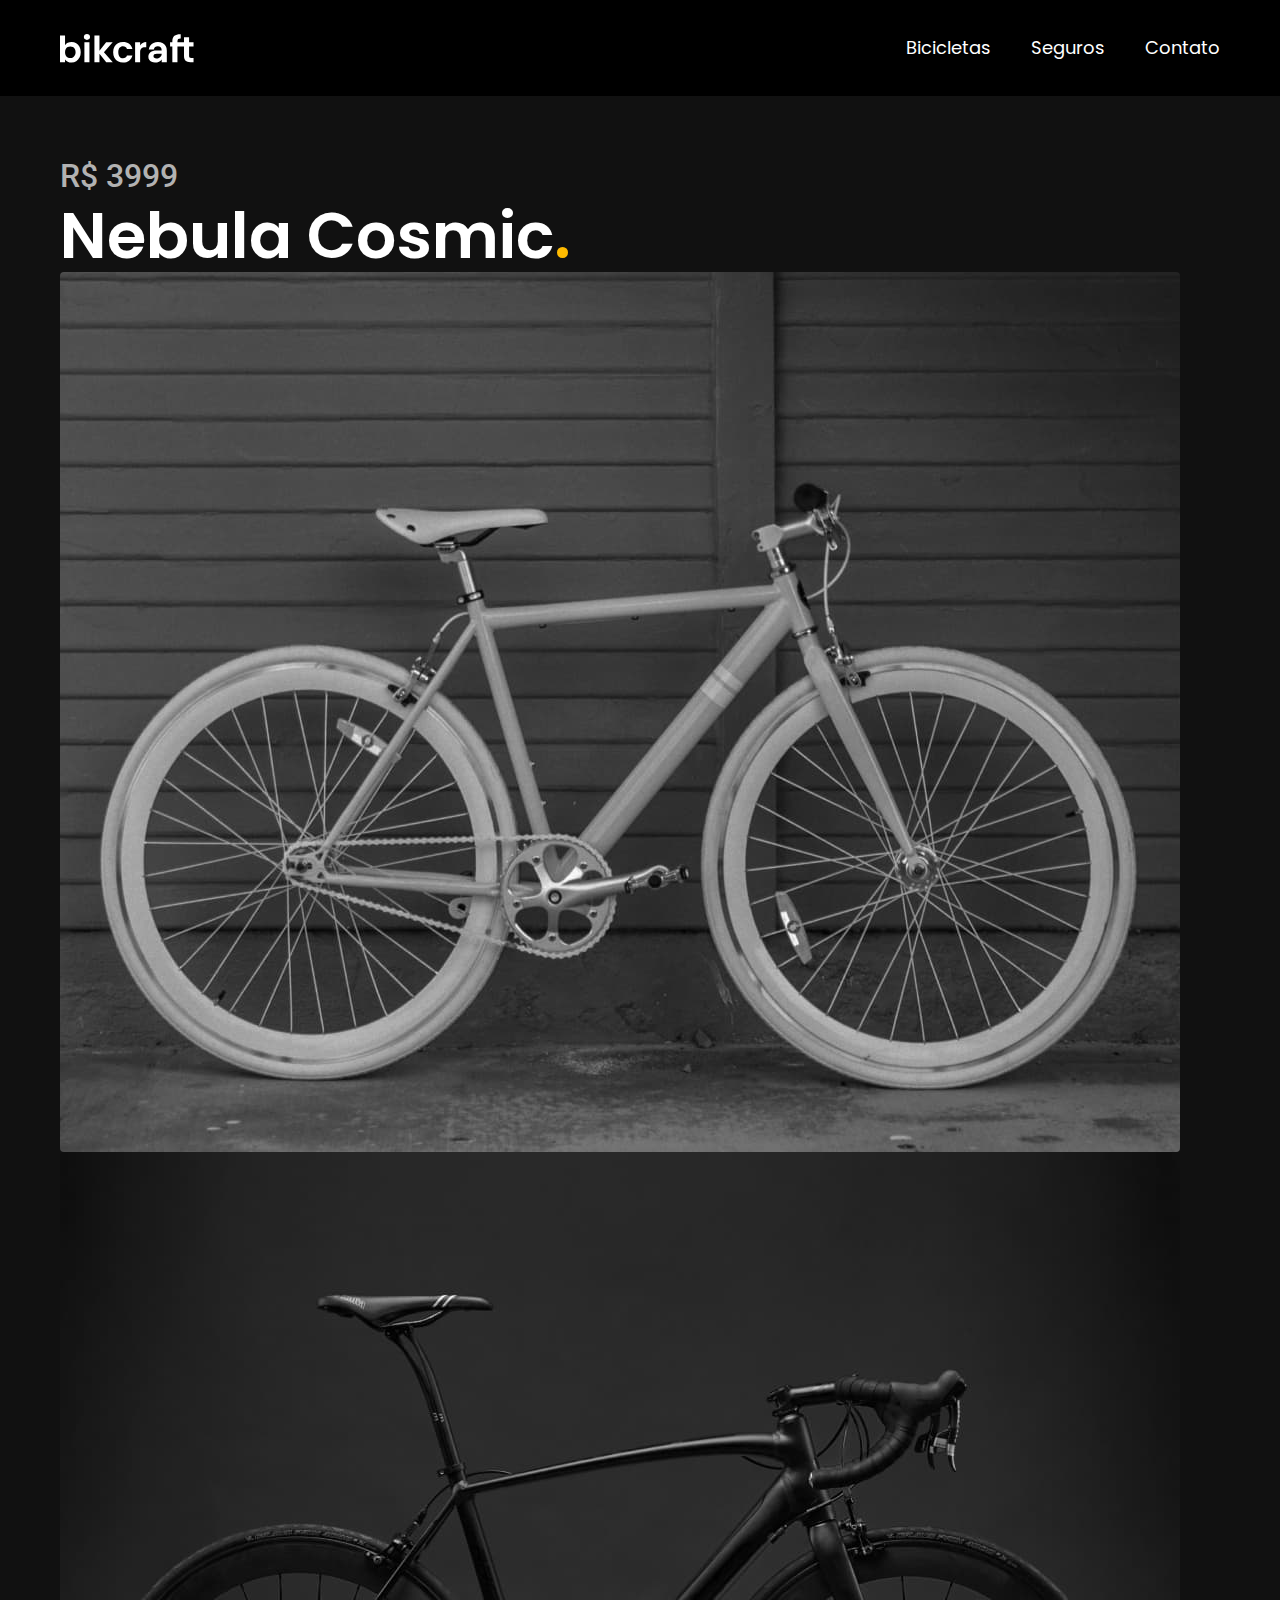
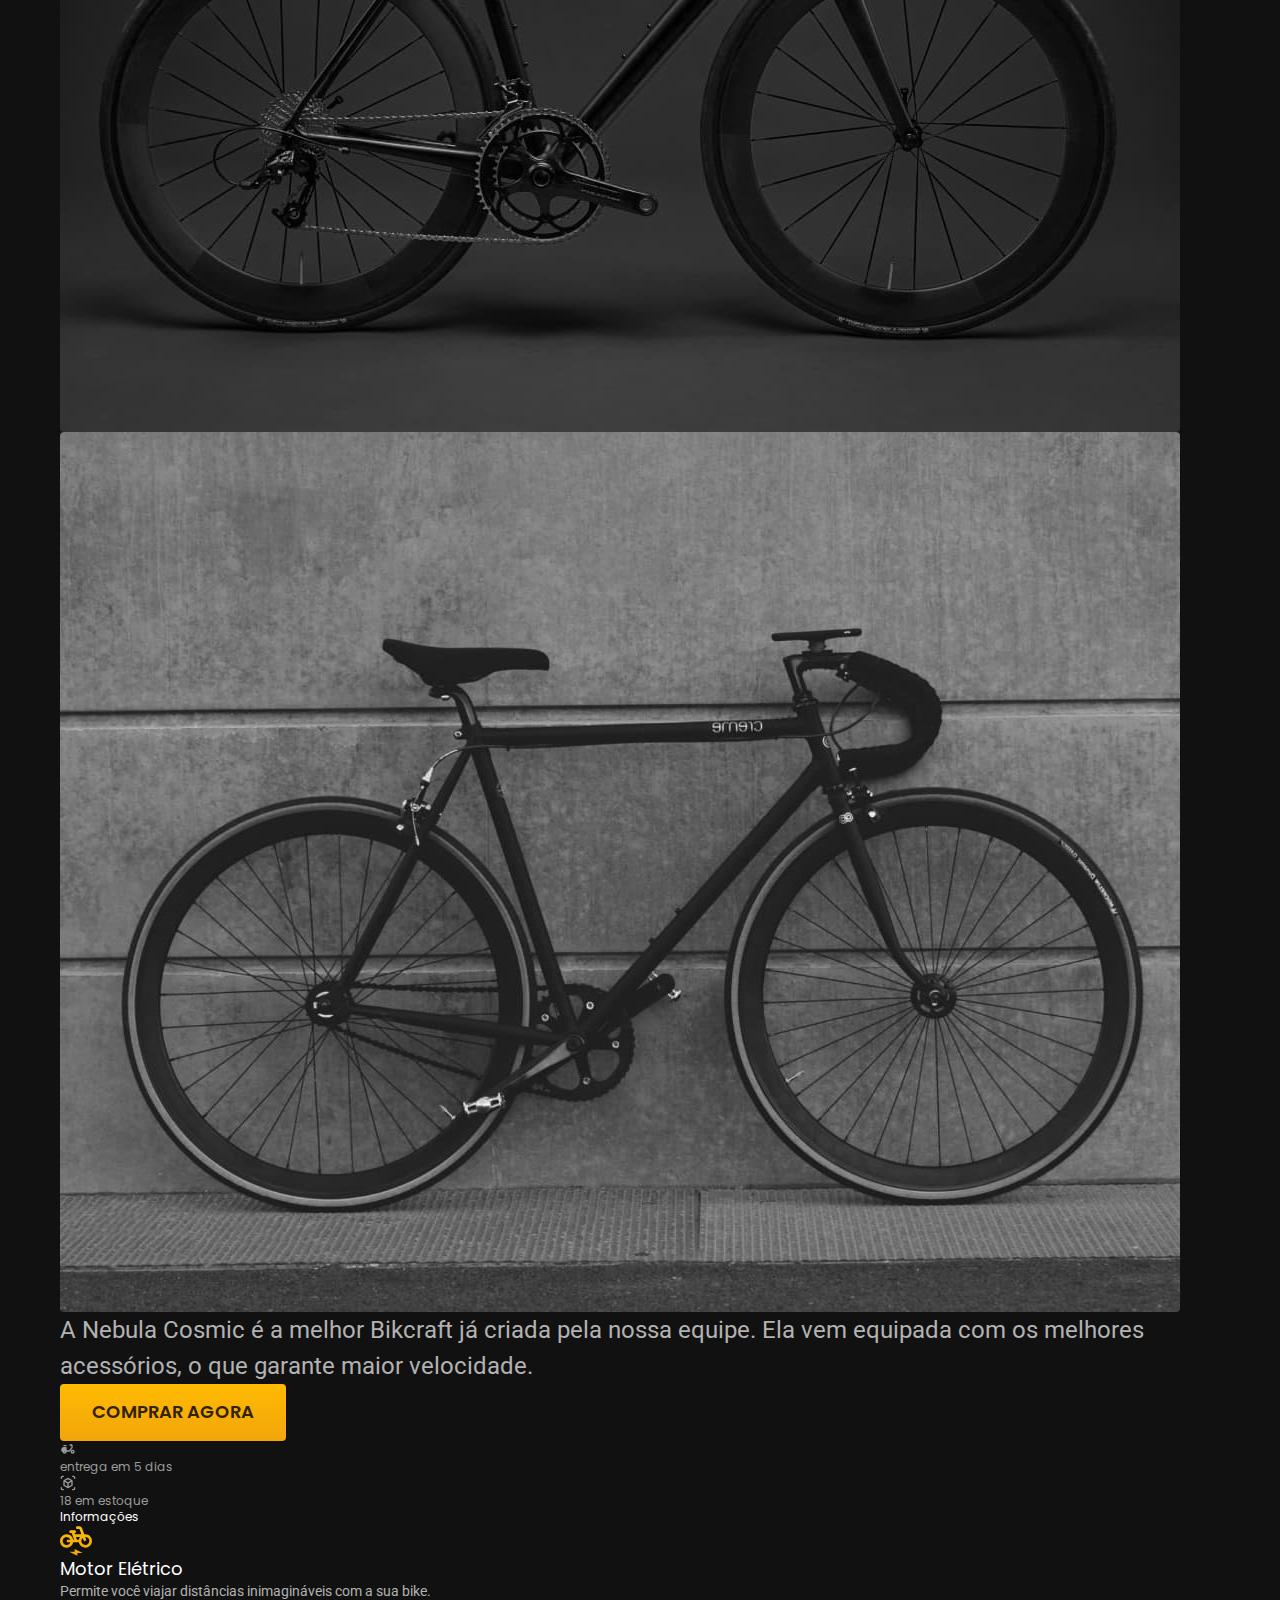
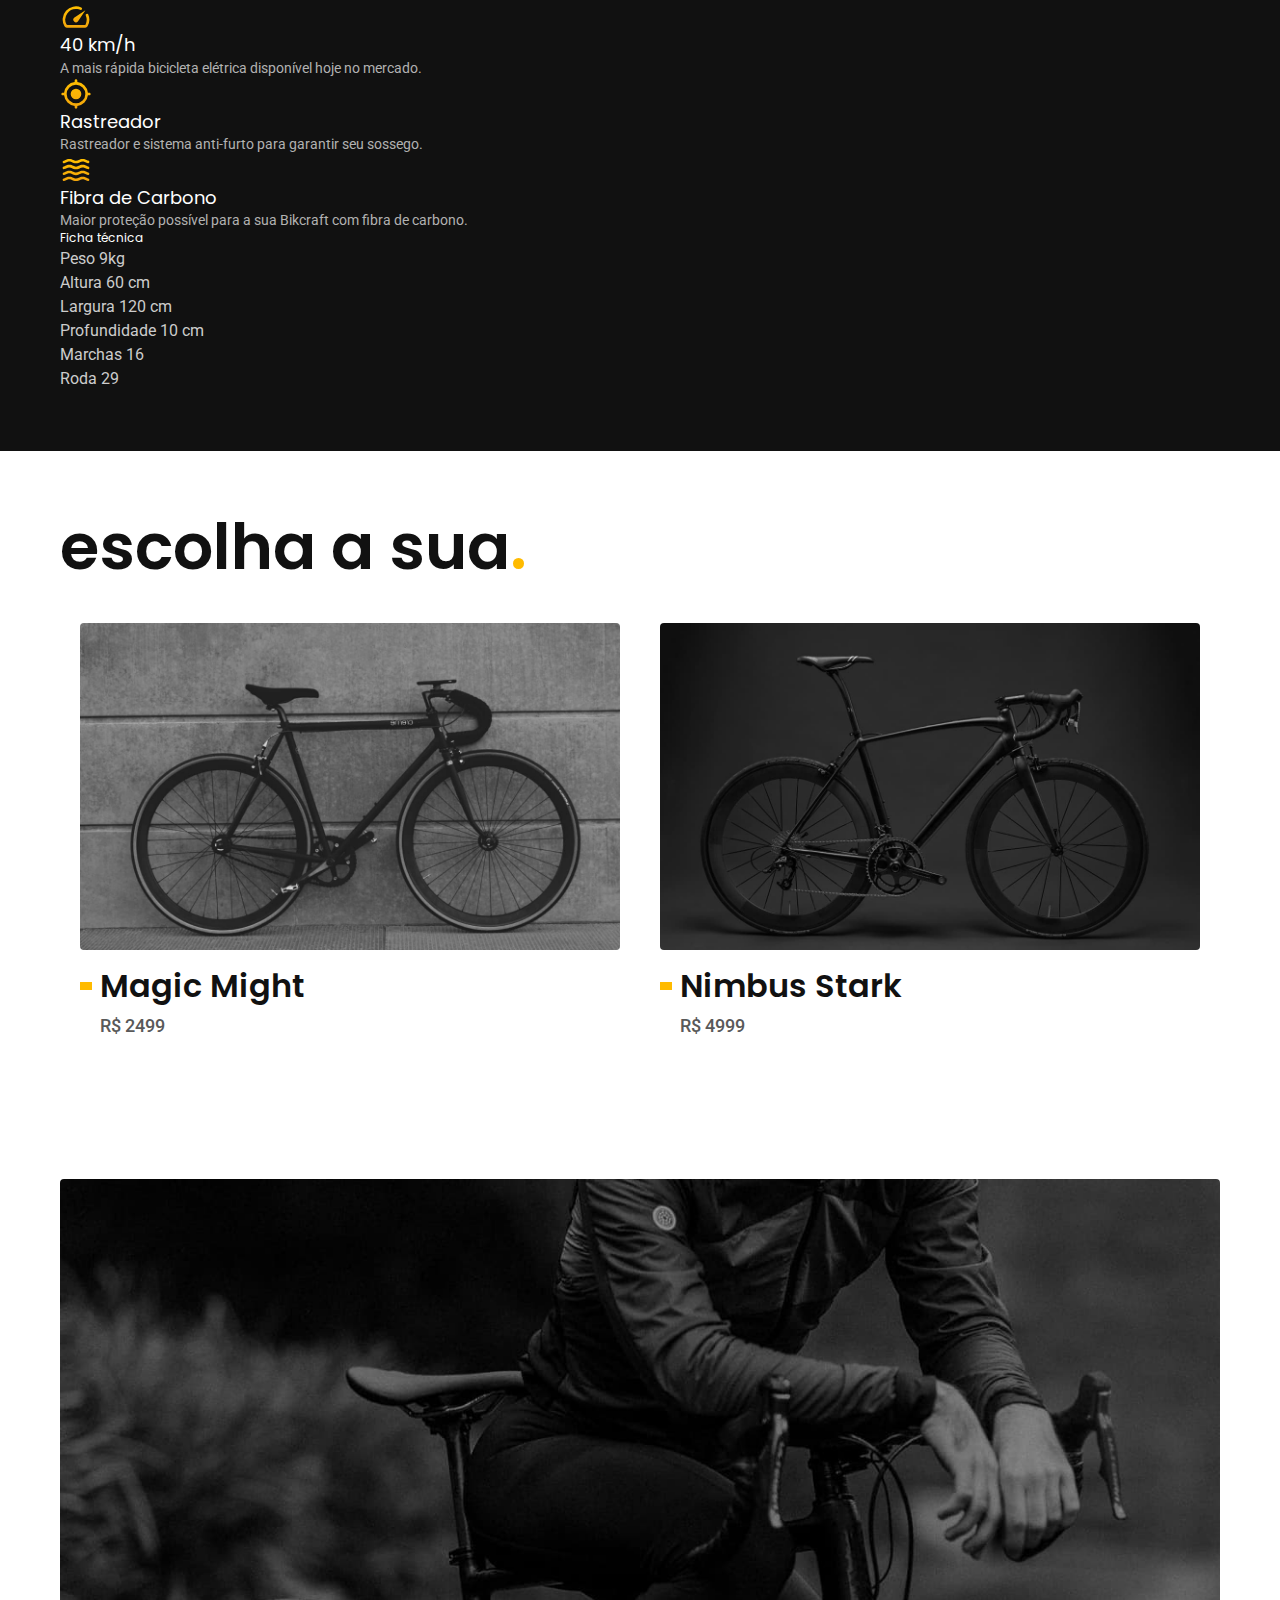
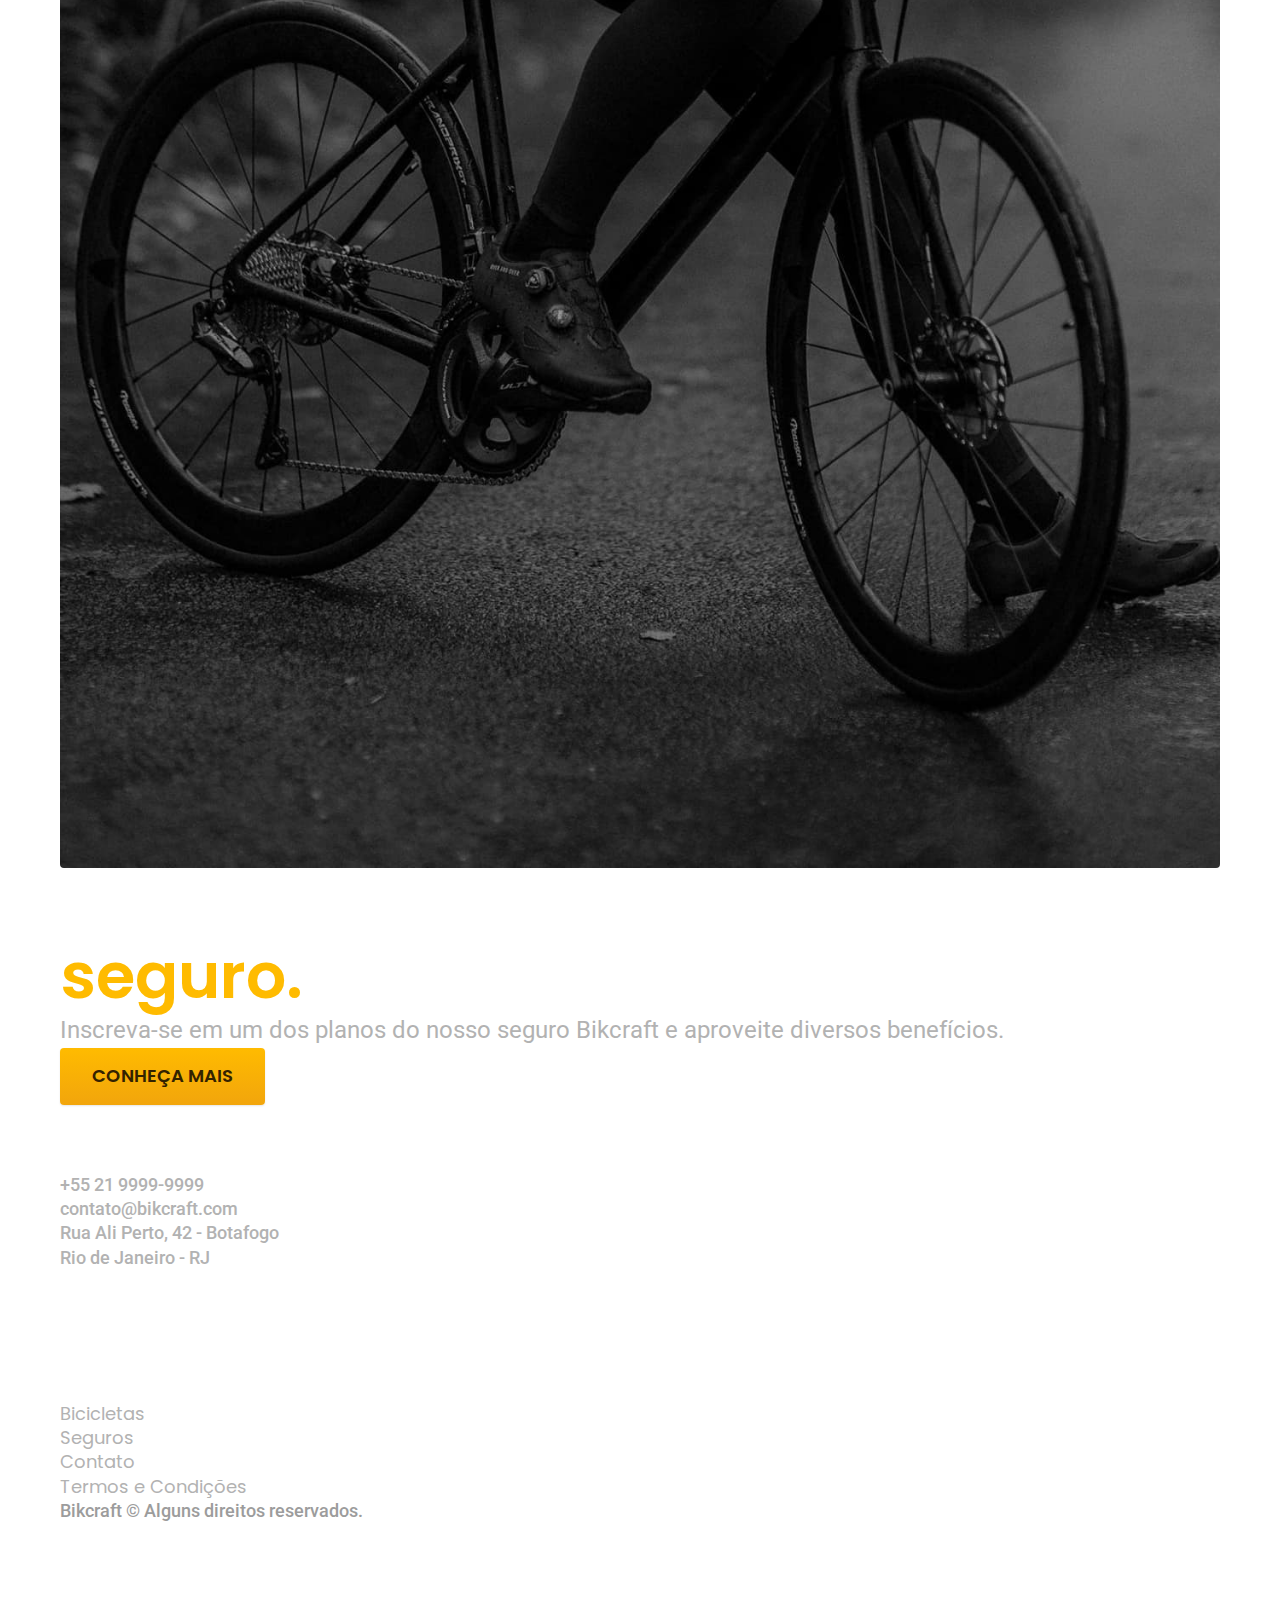
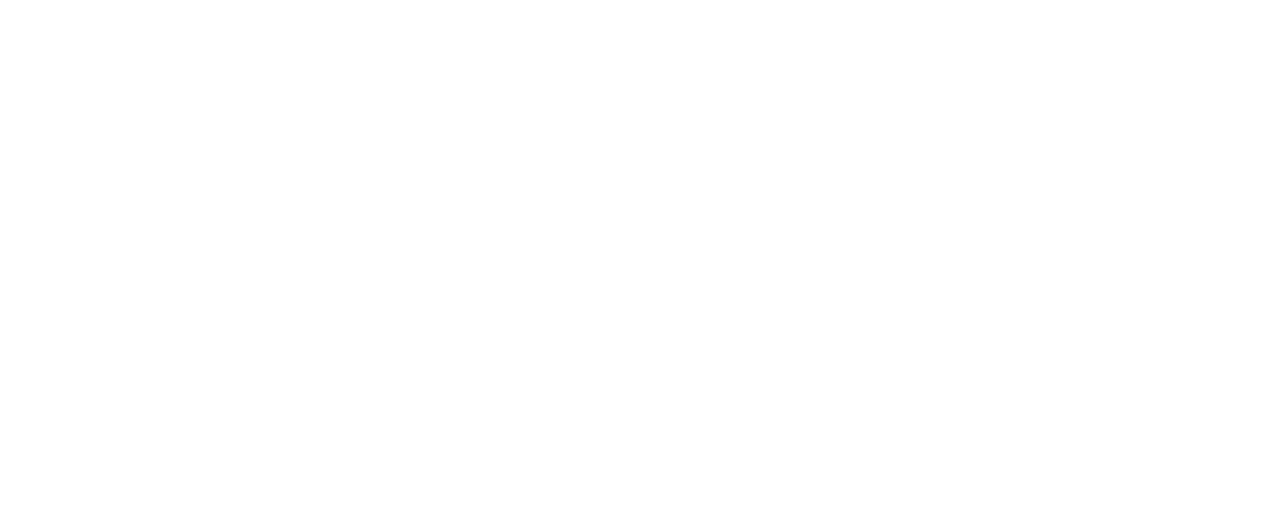
<file: bicicletas/nebula.html>
<!DOCTYPE html>
<html lang="pt-br">

<head>
   <meta charset="UTF-8">
   <meta name="viewport" content="width=device-width, initial-scale=1.0">
   <title>Nebula | Bikcraft</title>
   <meta name="description" content="Bicicleta Nebula.">

   <link rel="stylesheet" href="../css/style.css">

   <link rel="preconnect" href="https://fonts.googleapis.com">
   <link rel="preconnect" href="https://fonts.gstatic.com" crossorigin>
   <link
      href="https://fonts.googleapis.com/css2?family=Merriweather:ital,wght@1,900&family=Poppins:wght@400;600&family=Roboto:wght@400;500&display=swap"
      rel="stylesheet">
</head>

<body id="bicicleta">
   <header class="header-bg">
      <div class="header container">
         <a href="../">
            <img src="../img/bikcraft.svg" alt="Bikcraft">
         </a>

         <nav aria-label="primaria">
            <ul class="header-menu font-1-m cor-0">
               <li><a href="../bicicletas.html">Bicicletas</a></li>
               <li><a href="../seguros.html">Seguros</a></li>
               <li><a href="../contato.html">Contato</a></li>
            </ul>
         </nav>
      </div>
   </header>

   <main class="titulo-bg">
      <div class="titulo container">
         <p class="font-2-xl cor-5">R$ 3999</p>
         <h1 class="font-1-xxl cor-0">Nebula Cosmic<span class="cor-p1">.</span> </h1>
      </div>

      <div class="bicicleta container">
         <div class="bicicleta-imagens">
            <img src="../img/bicicleta/nimbus3.jpg" alt="">
            <img src="../img/bicicleta/nimbus1.jpg" alt="">
            <img src="../img/bicicleta/nimbus2.jpg" alt="">
         </div>

         <div class="bicicleta-conteudo">
            <p class="font-2-l cor-5">A Nebula Cosmic é a melhor Bikcraft já criada pela nossa equipe. Ela vem equipada
               com os melhores acessórios, o que garante maior velocidade.</p>

            <div class="bicicleta-comprar">
               <a class="botao" href="../orcamento.html">Comprar Agora</a>
               <span class="font-1-xs cor-6"><img src="../img/icones/entrega.svg" alt="">entrega em 5 dias</span>
               <span class="font-1-xs cor-6"><img src="../img/icones/estoque.svg" alt="">18 em estoque</span>
            </div>

            <h2 class="font-1-xs cor-0">Informações</h2>
            <ul class="bicicleta-informacoes">
               <li>
                  <img src="../img/icones/eletrica.svg" alt="">
                  <h3 class="font-1-m cor-0">Motor Elétrico</h3>
                  <p class="font-2-xs cor-5">Permite você viajar distâncias inimagináveis com a sua bike.</p>
               </li>
               <li>
                  <img src="../img/icones/velocidade.svg" alt="">
                  <h3 class="font-1-m cor-0">40 km/h</h3>
                  <p class="font-2-xs cor-5">A mais rápida bicicleta elétrica disponível hoje no mercado.</p>
               </li>
               <li>
                  <img src="../img/icones/rastreador.svg" alt="">
                  <h3 class="font-1-m cor-0">Rastreador</h3>
                  <p class="font-2-xs cor-5">Rastreador e sistema anti-furto para garantir seu sossego.</p>
               </li>
               <li>
                  <img src="../img/icones/carbono.svg" alt="">
                  <h3 class="font-1-m cor-0">Fibra de Carbono</h3>
                  <p class="font-2-xs cor-5">Maior proteção possível para a sua Bikcraft com fibra de carbono.</p>
               </li>
            </ul>

            <h2 class="font-1-xs cor-0">Ficha técnica</h2>
            <ul class="bicicleta-ficha font-2-s cor-4">
               <li>Peso <span>9kg</span></li>
               <li>Altura <span>60 cm</span></li>
               <li>Largura <span>120 cm</span></li>
               <li>Profundidade <span>10 cm</span></li>
               <li>Marchas <span>16</span></li>
               <li>Roda <span>29</span></li>
            </ul>
         </div>

      </div>
   </main>

   <article class="bicicletas-lista container">
      <h2 class="font-1-xxl">escolha a sua<span class="cor-p1">.</span></h2>

      <ul>
         <li>
            <a href="magic.html">
               <img src="../img/bicicletas/magic.jpg" alt="Bicicleta preta">
               <h3 class="font-1-xl">Magic Might</h3>
               <span class="font-2-m cor-8">R$ 2499</span>
            </a>
         </li>
         <li>
            <a href="nimbus.html">
               <img src="../img/bicicletas/nimbus.jpg" alt="Bicicleta preta">
               <h3 class="font-1-xl">Nimbus Stark</h3>
               <span class="font-2-m cor-8">R$ 4999</span>
            </a>
         </li>
      </ul>
   </article>

   <article class="seguro-bg">
      <div class="seguro container">
         <div class="seguro-imagem">
            <img src="../img/fotos/seguros.jpg" alt="Pessoa parada em cima de uma bicicleta.">
         </div>

         <div class="seguro-conteudo">
            <h2 class="font-1-xxl cor-0">Pedale mais tranquilo com o nosso <span class="cor-p1">seguro.</span></h2>
            <p class="font-2-l cor-5">Inscreva-se em um dos planos do nosso seguro Bikcraft e aproveite diversos benefícios.</p>
            <a class="botao" href="../seguros.html">Conheça Mais</a>
         </div>
      </div>
   </article>

   <footer class="footer-bg">
      <div class="footer container">
         <img src="../img/bikcraft.svg" alt="Bikcraft">

         <div class="footer-contato">
            <h3 class="font-2-l-b cor-0">Contato</h3>
            <ul class="font-2-m cor-5">
               <li><a href="tel:+552199999999">+55 21 9999-9999</a></li>
               <li><a href="mailto:contato@bikcraft.com">contato@bikcraft.com</a></li>
               <li>Rua Ali Perto, 42 - Botafogo</li>
               <li>Rio de Janeiro - RJ</li>
            </ul>

            <div class="footer-redes">
               <a href="">
                  <img src="../img/redes/instagram.svg" alt="Instagram">
               </a>
               <a href="">
                  <img src="../img/redes/facebook.svg" alt="Facebook">
               </a>
               <a href="">
                  <img src="../img/redes/youtube.svg" alt="YouTube">
               </a>
            </div>
         </div>

         <div class="footer-informacoes">
            <h3 class="font-2-l-b cor-0">Informações</h3>
            <nav>
               <ul class="font-1-m cor-5">
                  <li><a href="../bicicletas.html">Bicicletas</a></li>
                  <li><a href="../seguros.html">Seguros</a></li>
                  <li><a href="../contato.html">Contato</a></li>
                  <li><a href="../termos.html">Termos e Condições</a></li>
               </ul>
            </nav>
         </div>
         <p class="footer-copy font-2-m cor-6">Bikcraft © Alguns direitos reservados.</p>
      </div>
   </footer>
</body>

</html>
</file>
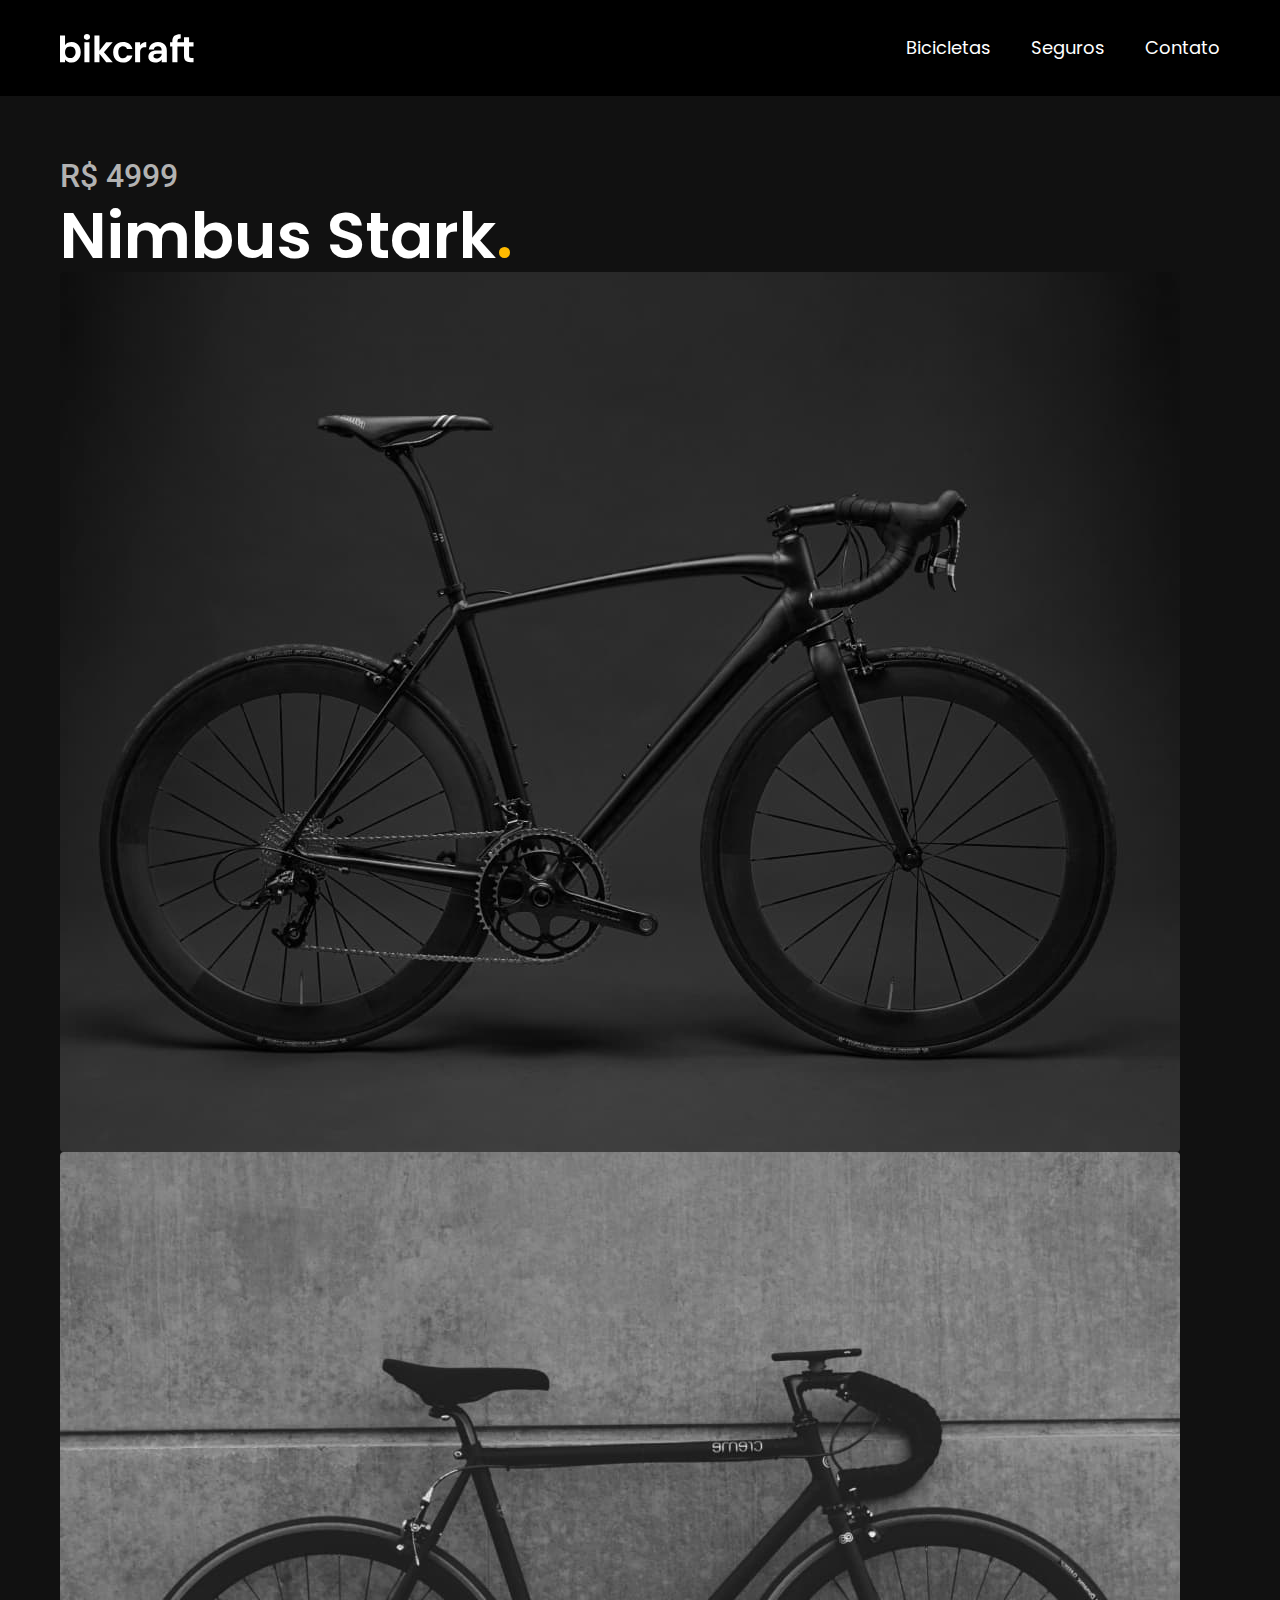
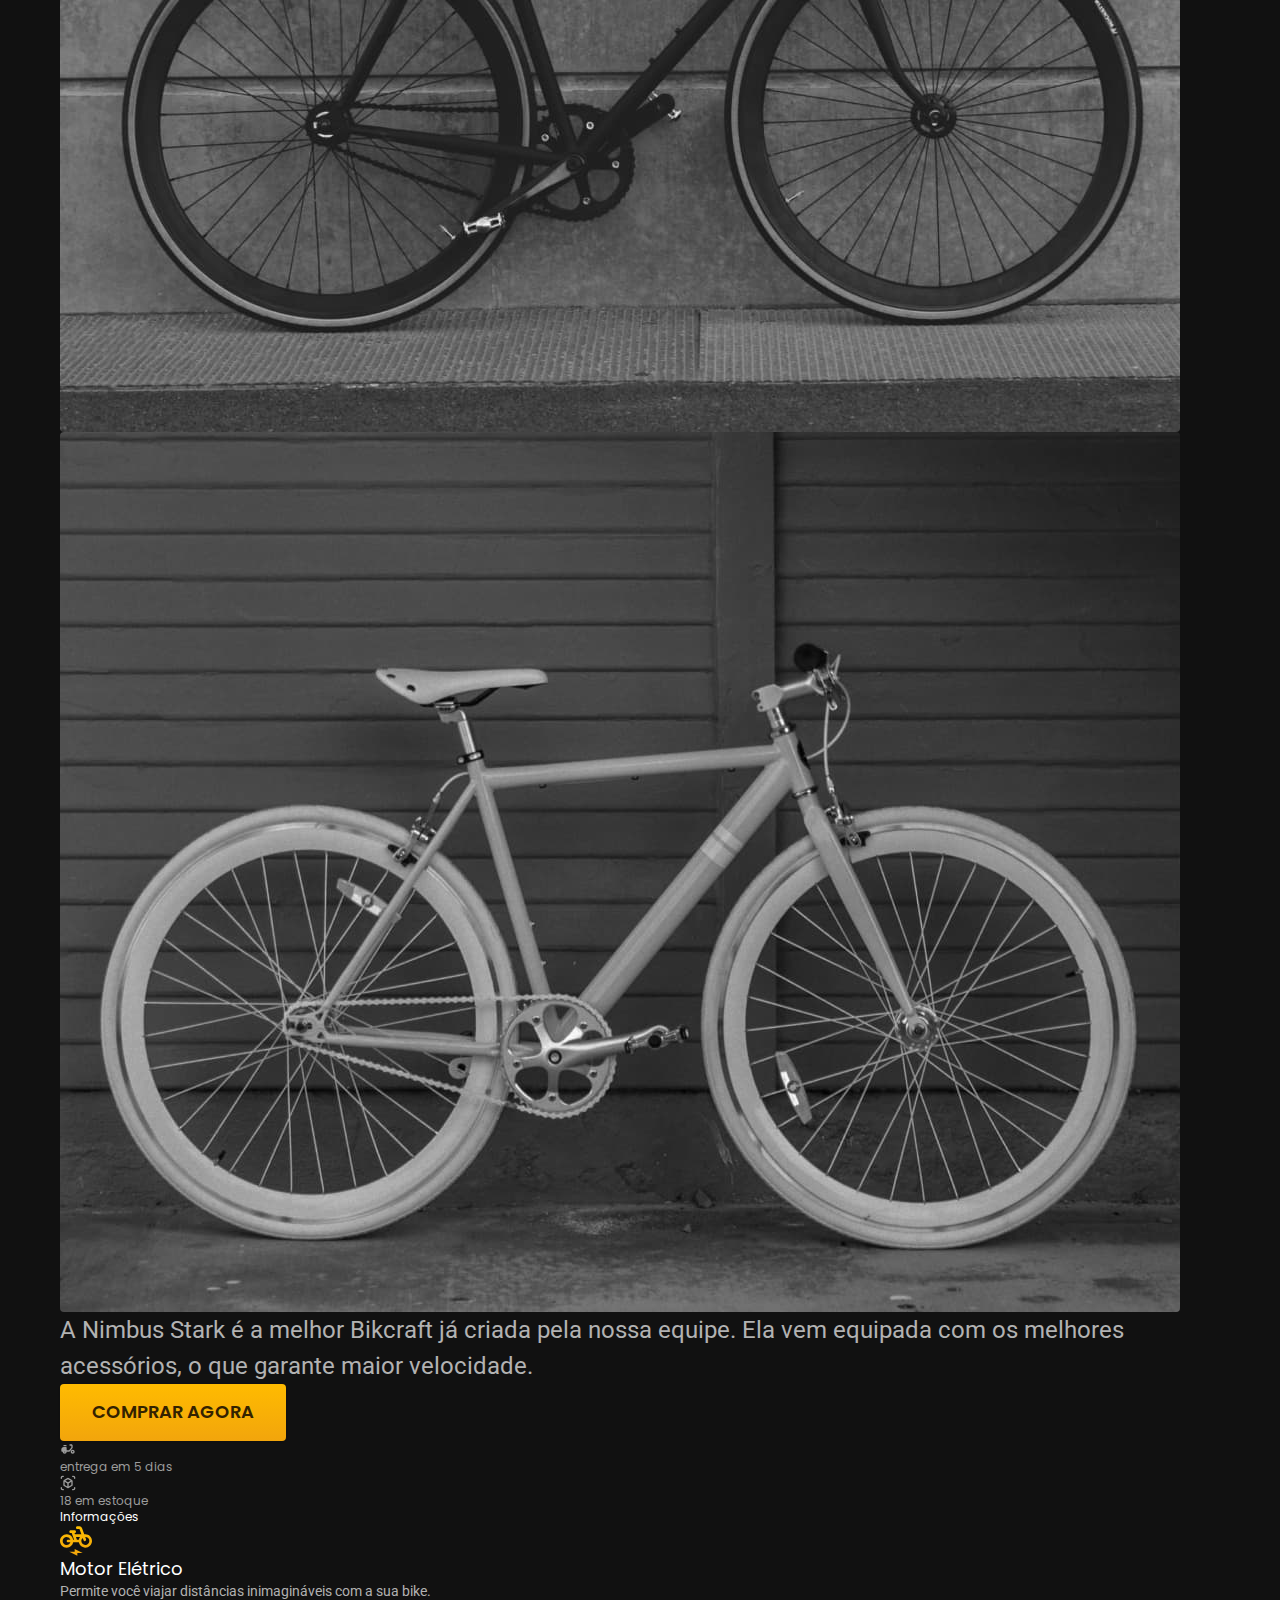
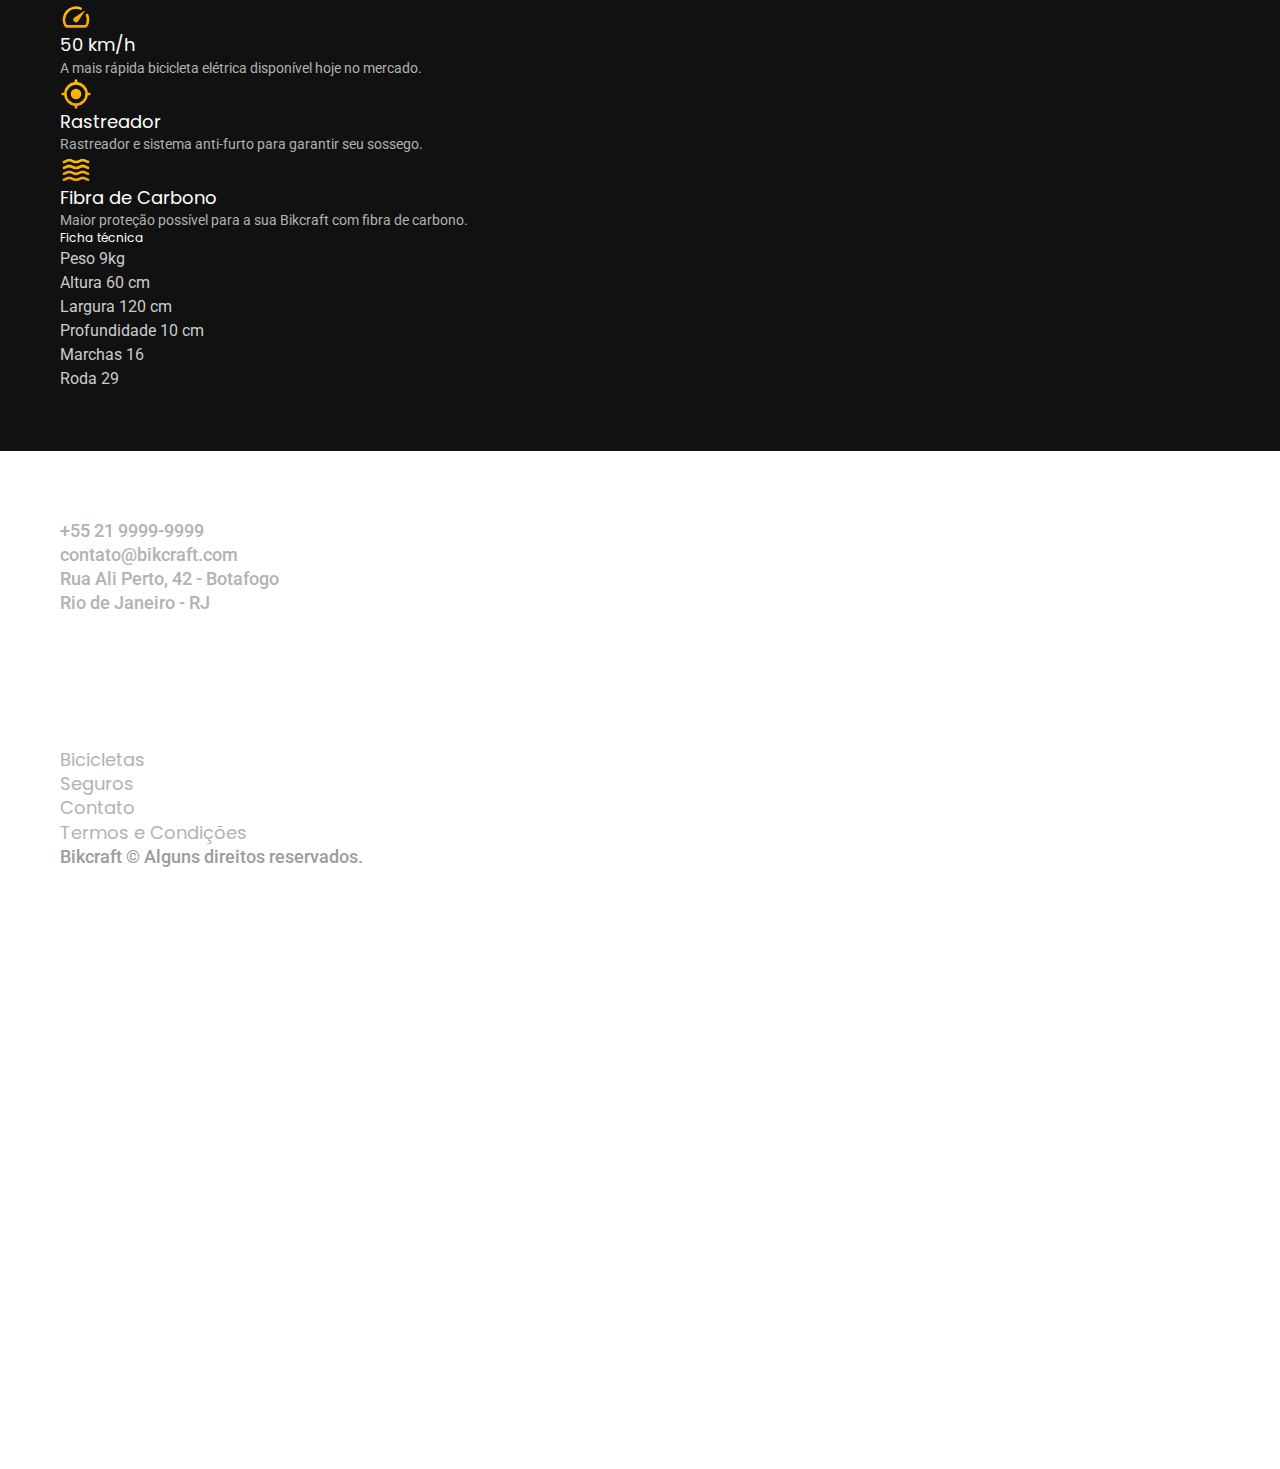
<file: bicicletas/nimbus.html>
<!DOCTYPE html>
<html lang="pt-br">

<head>
   <meta charset="UTF-8">
   <meta name="viewport" content="width=device-width, initial-scale=1.0">
   <title>Nimbus | Bikcraft</title>
   <meta name="description" content="Bicicleta Nimbus.">

   <link rel="stylesheet" href="../css/style.css">

   <link rel="preconnect" href="https://fonts.googleapis.com">
   <link rel="preconnect" href="https://fonts.gstatic.com" crossorigin>
   <link
      href="https://fonts.googleapis.com/css2?family=Merriweather:ital,wght@1,900&family=Poppins:wght@400;600&family=Roboto:wght@400;500&display=swap"
      rel="stylesheet">
</head>

<body id="bicicleta">
   <header class="header-bg">
      <div class="header container">
         <a href="../">
            <img src="../img/bikcraft.svg" alt="Bikcraft">
         </a>

         <nav aria-label="primaria">
            <ul class="header-menu font-1-m cor-0">
               <li><a href="../bicicletas.html">Bicicletas</a></li>
               <li><a href="../seguros.html">Seguros</a></li>
               <li><a href="../contato.html">Contato</a></li>
            </ul>
         </nav>
      </div>
   </header>

   <main class="titulo-bg">
      <div class="titulo container">
         <p class="font-2-xl cor-5">R$ 4999</p>
         <h1 class="font-1-xxl cor-0">Nimbus Stark<span class="cor-p1">.</span> </h1>
      </div>

      <div class="bicicleta container">
         <div class="bicicleta-imagens">
            <img src="../img/bicicleta/nimbus1.jpg" alt="">
            <img src="../img/bicicleta/nimbus2.jpg" alt="">
            <img src="../img/bicicleta/nimbus3.jpg" alt="">
         </div>

         <div class="bicicleta-conteudo">
            <p class="font-2-l cor-5">A Nimbus Stark é a melhor Bikcraft já criada pela nossa equipe. Ela vem equipada
               com os melhores acessórios, o que garante maior velocidade.</p>

            <div class="bicicleta-comprar">
               <a class="botao" href="../orcamento.html">Comprar Agora</a>
               <span class="font-1-xs cor-6"><img src="../img/icones/entrega.svg" alt="">entrega em 5 dias</span>
               <span class="font-1-xs cor-6"><img src="../img/icones/estoque.svg" alt="">18 em estoque</span>
            </div>

            <h2 class="font-1-xs cor-0">Informações</h2>
            <ul class="bicicleta-informacoes">
               <li>
                  <img src="../img/icones/eletrica.svg" alt="">
                  <h3 class="font-1-m cor-0">Motor Elétrico</h3>
                  <p class="font-2-xs cor-5">Permite você viajar distâncias inimagináveis com a sua bike.</p>
               </li>
               <li>
                  <img src="../img/icones/velocidade.svg" alt="">
                  <h3 class="font-1-m cor-0">50 km/h</h3>
                  <p class="font-2-xs cor-5">A mais rápida bicicleta elétrica disponível hoje no mercado.</p>
               </li>
               <li>
                  <img src="../img/icones/rastreador.svg" alt="">
                  <h3 class="font-1-m cor-0">Rastreador</h3>
                  <p class="font-2-xs cor-5">Rastreador e sistema anti-furto para garantir seu sossego.</p>
               </li>
               <li>
                  <img src="../img/icones/carbono.svg" alt="">
                  <h3 class="font-1-m cor-0">Fibra de Carbono</h3>
                  <p class="font-2-xs cor-5">Maior proteção possível para a sua Bikcraft com fibra de carbono.</p>
               </li>
            </ul>

            <h2 class="font-1-xs cor-0">Ficha técnica</h2>
            <ul class="bicicleta-ficha font-2-s cor-4">
               <li>Peso <span>9kg</span></li>
               <li>Altura <span>60 cm</span></li>
               <li>Largura <span>120 cm</span></li>
               <li>Profundidade <span>10 cm</span></li>
               <li>Marchas <span>16</span></li>
               <li>Roda <span>29</span></li>
            </ul>
         </div>

      </div>
   </main>

   <footer class="footer-bg">
      <div class="footer container">
         <img src="../img/bikcraft.svg" alt="Bikcraft">

         <div class="footer-contato">
            <h3 class="font-2-l-b cor-0">Contato</h3>
            <ul class="font-2-m cor-5">
               <li><a href="tel:+552199999999">+55 21 9999-9999</a></li>
               <li><a href="mailto:contato@bikcraft.com">contato@bikcraft.com</a></li>
               <li>Rua Ali Perto, 42 - Botafogo</li>
               <li>Rio de Janeiro - RJ</li>
            </ul>

            <div class="footer-redes">
               <a href="">
                  <img src="../img/redes/instagram.svg" alt="Instagram">
               </a>
               <a href="">
                  <img src="../img/redes/facebook.svg" alt="Facebook">
               </a>
               <a href="">
                  <img src="../img/redes/youtube.svg" alt="YouTube">
               </a>
            </div>
         </div>

         <div class="footer-informacoes">
            <h3 class="font-2-l-b cor-0">Informações</h3>
            <nav>
               <ul class="font-1-m cor-5">
                  <li><a href="../bicicletas.html">Bicicletas</a></li>
                  <li><a href="../seguros.html">Seguros</a></li>
                  <li><a href="../contato.html">Contato</a></li>
                  <li><a href="../termos.html">Termos e Condições</a></li>
               </ul>
            </nav>
         </div>
         <p class="footer-copy font-2-m cor-6">Bikcraft © Alguns direitos reservados.</p>
      </div>
   </footer>
</body>

</html>
</file>
<file: css/style.css>
@import "global/global.css";
@import "utilidades/tipografia.css";
@import "global/header.css";

/* Utilidades */
@import "utilidades/componentes.css";
@import "utilidades/cores.css";

/* Home */
@import "home/introducao.css";
@import "home/tecnologia.css";
@import "home/parceiros.css";
@import "home/depoimento.css";

/* Bicicletas */
@import "bicicletas/bicicletas-lista.css";
</file>
